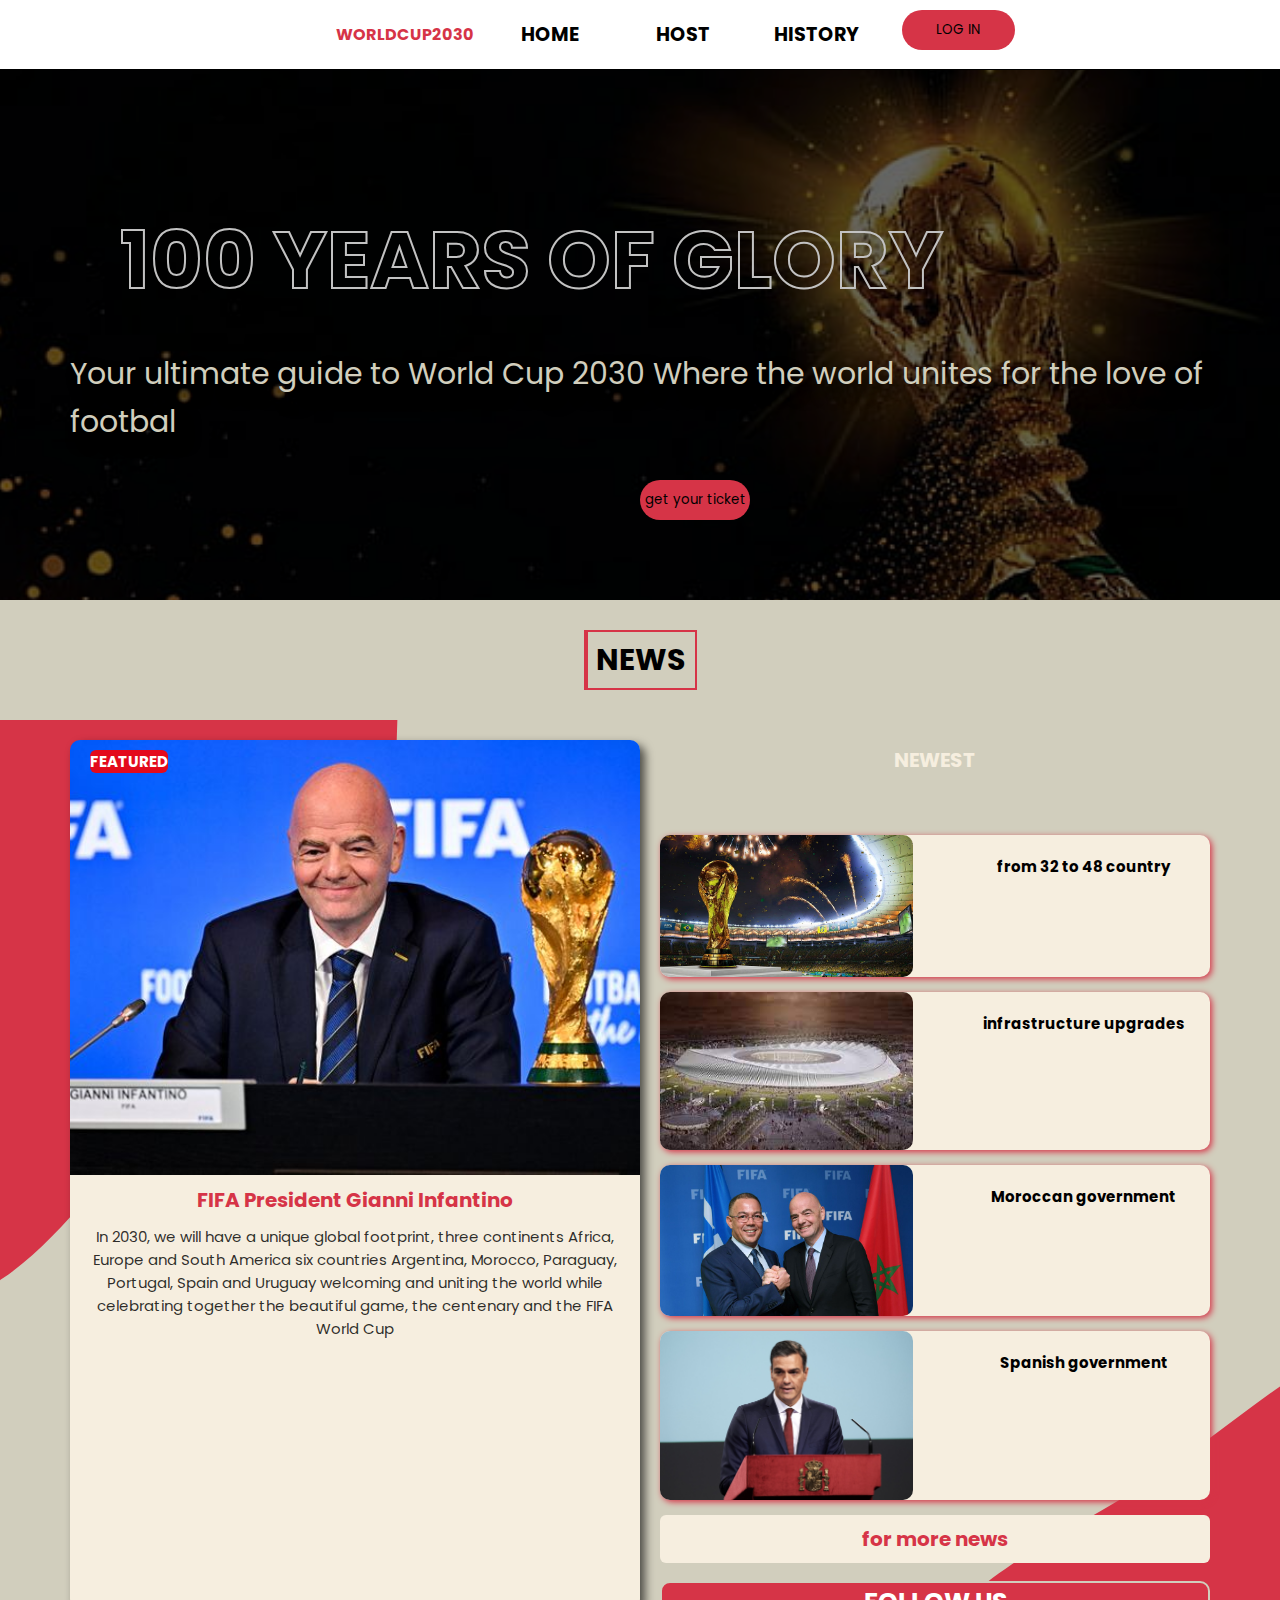
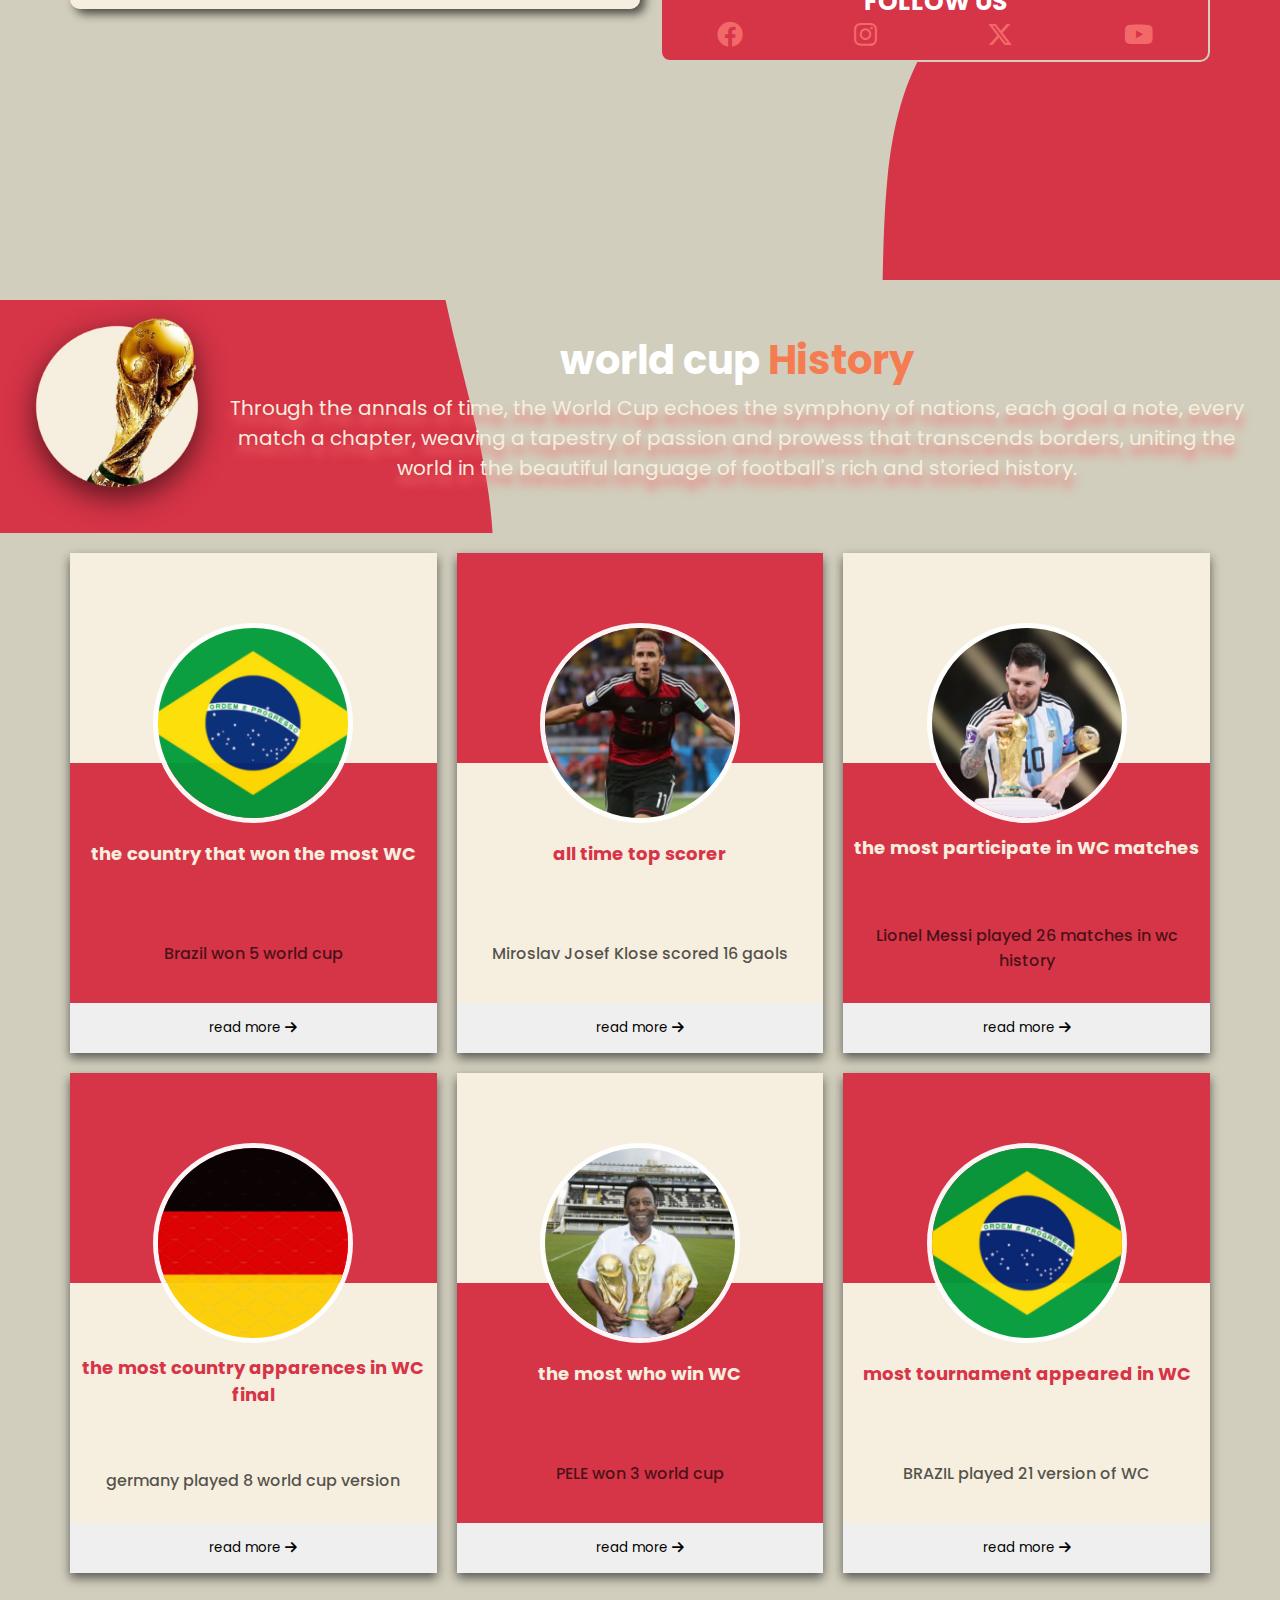
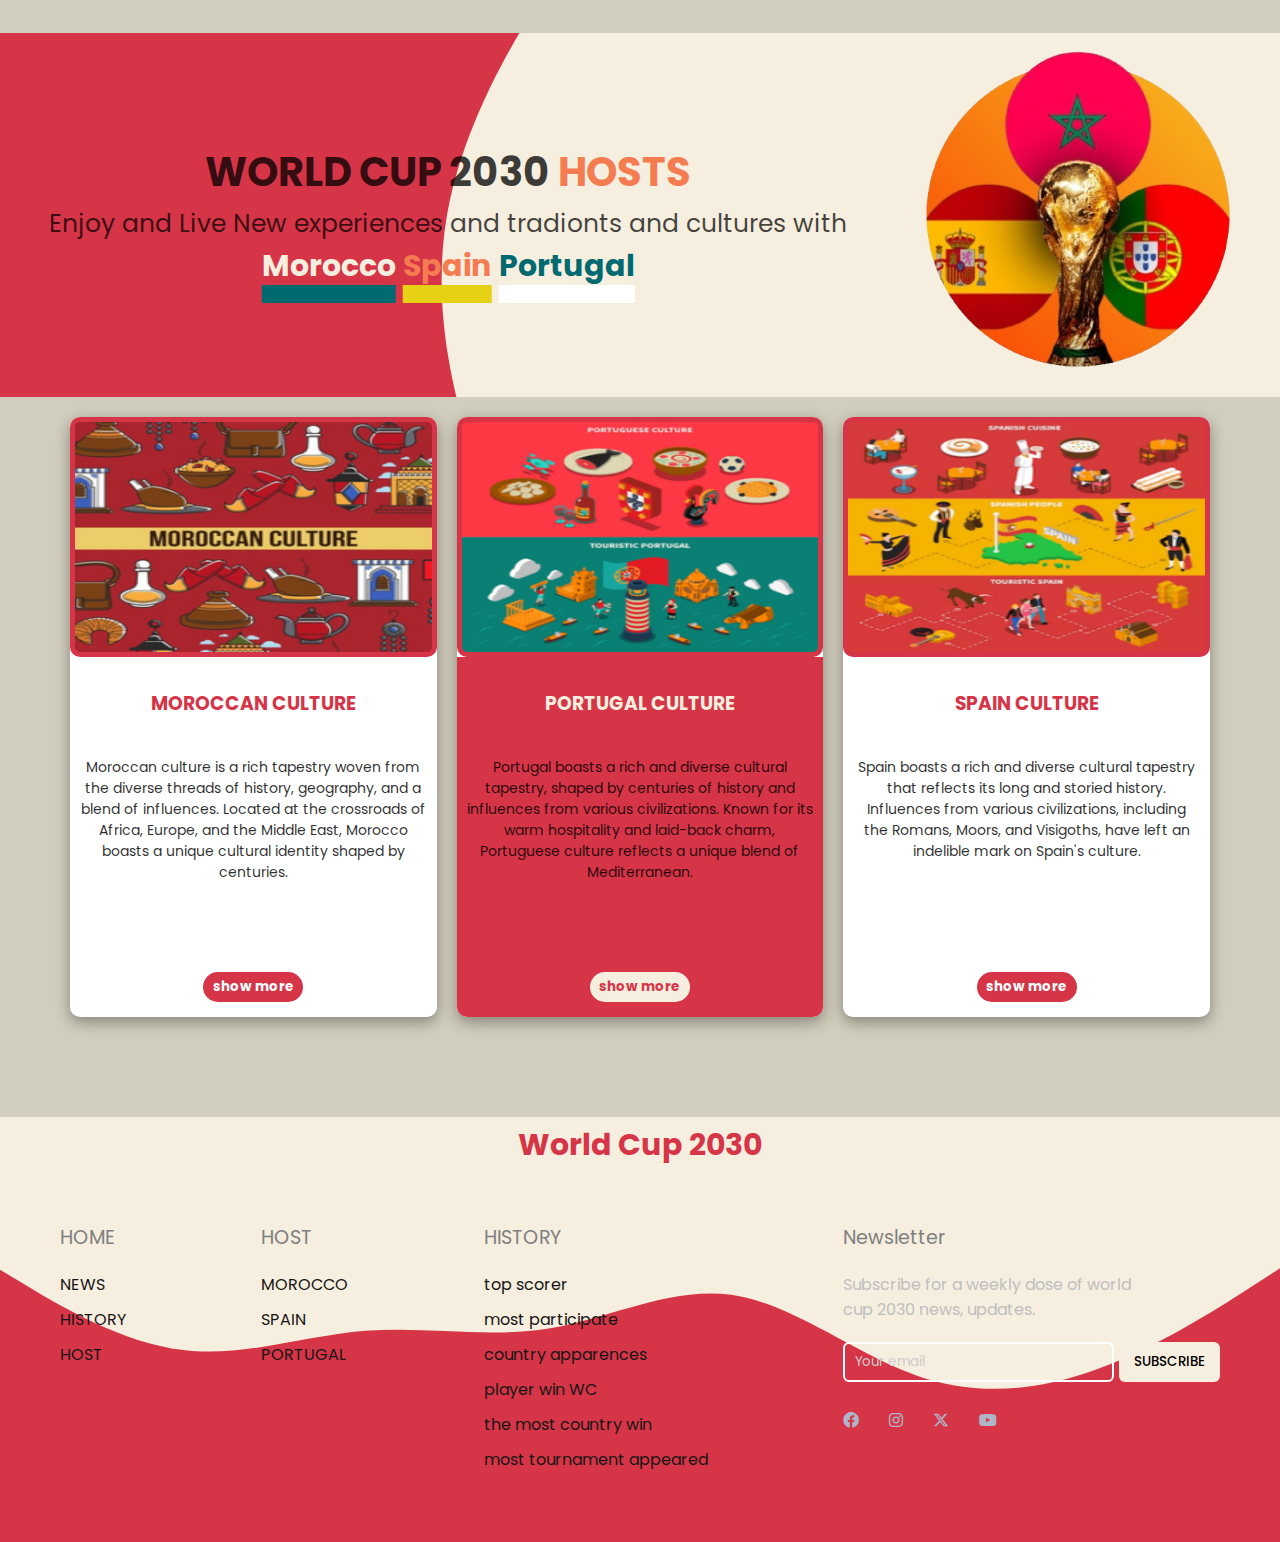
<file: index.html>
<!DOCTYPE html>
<html lang="en">
<head>
    <meta charset="UTF-8">
    <meta name="viewport" content="width=device-width, initial-scale=1.0">
    <link rel="stylesheet" href="style.css">
    <link rel="stylesheet" href="all.min.css">
    <link rel="stylesheet" href="https://cdnjs.cloudflare.com/ajax/libs/font-awesome/6.5.1/css/all.min.css" integrity="sha512-DTOQO9RWCH3ppGqcWaEA1BIZOC6xxalwEsw9c2QQeAIftl+Vegovlnee1c9QX4TctnWMn13TZye+giMm8e2LwA==" crossorigin="anonymous" referrerpolicy="no-referrer" />
    <link href="https://fonts.googleapis.com/css2?family=Poppins:wght@100;200;300;400;500;600;700&display=swap" rel="stylesheet">
    <title>World Cup 2030 </title>
</head>
<body>
    <header>
        <div class="container">
            <section class="logo">
                <a href="#" class="logo">WORLD <span>CUP</span>2030</a>
            </section>
            <section class="navbar">
                <div class="dropdown">
                    <a href="index.html"><button>HOME</button></a>
                </div>
                <div class="dropdown">
                    <a href="#host"><button>HOST</button></a>
                    <div class="homedrop">
                        <a href="morocco.html">MOROCCO</a> 
                        <a href="spain.html">SPAIN</a>
                        <a href="portugal.html">PORTUGAL</a>
                    </div>
                </div>
                <div class="dropdown">
                    <a href="history.html"><button>HISTORY</button></a>
                </div>
                <div class="dropdown4">
                    <div class="contactdrop">
                        <a href="login.html"><button>LOG IN</button></a>
                    </div>
                </div>
            </section>
        </div>
    </header>
    <div class="landing">
        <div class="container">
            <div class="landing-img">
                <div class="landing-text">
                    <h1 data-h1="100 YEARS OF GLORY">   100 YEARS OF GLORY </h1>
                    <p>Your ultimate guide to World Cup 2030   Where the world unites for the love of footbal </p>
                    <a href="ticket.html"><button>get your ticket</button></a>
                </div>
            </div>
        </div>
    </div>
    <h1 class="prg-btn"> NEWS</h1>
    <div class="news">
        <div class="newspg">
            <div class="container">
                <div class="featured">
                    <div class="feat-cnt">
                        <div class="img">
                            <img src="FIFA-President-Gianni-Infantino_18aff0a74be_medium.jpg" alt="">
                            <h1>FEATURED</h1>
                        </div>
                        <div class="content">
                            <h2>FIFA President Gianni Infantino  </h2>
                            <p>In 2030, we will have a unique global footprint, three continents  Africa, Europe and South America  six countries  Argentina, Morocco, Paraguay, Portugal, Spain and Uruguay  welcoming and uniting the world while celebrating together the beautiful game, the centenary and the FIFA World Cup</p>
                        </div>
                    </div>
                </div>
                <div class="newest">
                    <h1>NEWEST</h1>
                    <div class="newest-art"> 
                        <div class="newest-prg">
                            <img src="trophy.jpg" alt="">
                            <div class="newest-text">
                                <h5>from 32 to 48 country</h5>
                            </div>
        
                        </div>
                        <div class="newest-prg">
                            <img src="infastructure.jpg" alt="">
                            <div class="newest-text">
                                <h5>infrastructure upgrades</h5>
                            </div>
                        </div>
                        <div class="newest-prg">
                            <img src="news1.jpeg" alt="">
                            <div class="newest-text">
                                <h5>Moroccan government</h5>
                            </div>
                        </div>
                        <div class="newest-prg">
                            <img src="PedroSánchez.jpg" alt="">
                            <div class="newest-text">
                                <h5>Spanish government</h5>
                            </div>
        
                        </div>
                        <div class="newest-prg1">
                            <a href="news.html"><button>for more news</button></a>
                        </div>
                        <div class="newest-icon">
                            <h2>FOLLOW US </h2>
                            <div class="newest-icons">
                                <i class="fa-brands fa-facebook"></i>
                                <i class="fa-brands fa-instagram"></i>
                                <i class="fa-brands fa-x-twitter"></i>
                                <i class="fa-brands fa-youtube"></i>
                            </div>  
                        </div>
                    </div> 
                </div>
            </div>
        </div>    
    </div>
    <div class="between-par">
        <div class="img">
            <img src="back2.png" alt="">
        </div>
        <div class="content">
            <h4> world cup <span>History</span> </h4>
            <p>Through the annals of time, the World Cup echoes the symphony of nations, each goal a note, every match a chapter, weaving a tapestry of passion and prowess that transcends borders, uniting the world in the beautiful language of football's rich and storied history. </p>
        </div>
    </div>
    <div class="history">
        <div class="container">
            <div class="stats">
                <div class="img" style="background-color: #f6eedf;">
                    <img src="brazil flag.png" alt="">
                </div>
                <div class="content" style="background-color: #d63447;">
                    <h3 style="color: #f6eedf ;">the country that won the most WC</h3>
                    <p>Brazil won 5 world cup</p>
                </div>
                <div class="icon" style="background-color: #f6eedf;" >
                    <a href="history.html">
                        <button>
                            read more
                            <i class="fa-solid fa-arrow-right"></i> 
                        </button>
                    </a>
                </div>
            </div>
            <div class="stats">
                <div class="img" style="background-color: #d63447;">
                    <img src="close.png" alt="">
                </div>
                <div class="content" style="background-color: #f6eedf" >
                    <h3 style="color: #d63447;">all time top scorer  </h3>
                    <p>Miroslav Josef Klose scored 16 gaols</p>
                </div>
                <div class="icon" style="background-color: #d63447;">
                    <a href="history.html">
                        <button>
                            read more
                            <i class="fa-solid fa-arrow-right"></i> 
                        </button>
                    </a>
                </div>
            </div>
            <div class="stats">
                <div class="img" style="background-color: #f6eedf">
                    <img src="leo messi.png" alt="">
                </div>
                <div class="content" style="background-color: #d63447;">
                    <h3 style="color: #f6eedf ;">the most participate in WC matches</h3>
                    <p>Lionel Messi played 26 matches in wc history</p>
                </div>
                <div class="icon" style="background-color: #f6eedf;">
                    <a href="history.html">
                        <button>
                            read more
                            <i class="fa-solid fa-arrow-right"></i> 
                        </button>
                    </a>
                </div>
            </div>
            <div class="stats">
                <div class="img" style="background-color: #d63447;">
                    <img src="germany.png" alt="">
                </div>
                <div class="content" style="background-color: #f6eedf">
                    <h3 style="color: #d63447;">the most country apparences in WC final</h3>
                    <p>germany played 8 world cup version </p>
                </div>
                <div class="icon" style="background-color: #d63447;">
                    <a href="history.html">
                        <button>
                            read more
                            <i class="fa-solid fa-arrow-right"></i> 
                        </button>
                    </a>
                </div>
            </div>
            <div class="stats">
                <div class="img" style="background-color: #f6eedf">
                    <img src="pele.png" alt="">
                </div>
                <div class="content" style="background-color: #d63447;">
                    <h3 style="color: #f6eedf ;">the most who win WC </h3>
                    <p>PELE won 3 world cup</p>
                </div>
                <div class="icon" style="background-color: #f6eedf;">
                    <a href="history.html">
                        <button>
                            read more
                            <i class="fa-solid fa-arrow-right"></i> 
                        </button>
                    </a>
                </div>
            </div>
            <div class="stats">
                <div class="img" style="background-color: #d63447;">
                    <img src="brazil flag.png" alt="">
                </div>
                <div class="content" style="background-color: #f6eedf">
                    <h3 style="color: #d63447;">most tournament appeared in WC</h3>
                    <p> BRAZIL played 21 version of WC </p>
                </div>
                <div class="icon" style="background-color: #d63447;">
                    <a href="history.html">
                        <button>
                            read more
                            <i class="fa-solid fa-arrow-right"></i> 
                        </button>
                    </a>
                </div>
            </div>
        </div>
    </div>
    <div class="between-par1">
        <div class="content">
            <h4> WORLD CUP 2030 <span>HOSTS</span> </h4>
            <p>Enjoy and Live New experiences and tradionts and cultures with <span class="sp1">Morocco</span>  <span class="sp2">Spain</span>  <span class="sp3">Portugal</span></p>
        </div>
        <div class="img">
            <img src="visit.png" alt="">
        </div>
    </div>
    <div class="host-idx ">
        <div class="container">
            <div class="box">
                <div class="img">
                    <img src="moroccan culture.png" alt="">
                </div>
                <div class="content">
                    <h3> MOROCCAN CULTURE </h3>
                    <p>Moroccan culture is a rich tapestry woven from the diverse threads of history, geography, and a blend of influences. Located at the crossroads of Africa, Europe, and the Middle East, Morocco boasts a unique cultural identity shaped by centuries.</p>
                    
                </div>
                <div class="btn">
                    <a href="morocco.html"><button>show more</button></a>
                </div>
            </div>
            <div class="box">
                <div class="img">
                    <img src="portugal culture.png" alt="">
                </div>
                <div class="content" style="background-color: #d63447;">
                    <h3 style="color: #f6eedf;"> PORTUGAL CULTURE </h3>
                    <p>Portugal boasts a rich and diverse cultural tapestry, shaped by centuries of history and influences from various civilizations. Known for its warm hospitality and laid-back charm, Portuguese culture reflects a unique blend of Mediterranean.</p>
                </div>
                <div class="btn" style="background-color: #d63447;  border-radius: 0px 0px 10px 10px ">
                    <a href="portugal.html"><button style="background-color: #f6eedf; color: #d63447;">show more</button></a>
                </div>
            </div>
            <div class="box">
                <div class="img">
                    <img src="spain culture.png" alt="">
                </div>
                <div class="content">
                    <h3> SPAIN CULTURE </h3>
                    <p>Spain boasts a rich and diverse cultural tapestry that reflects its long and storied history. Influences from various civilizations, including the Romans, Moors, and Visigoths, have left an indelible mark on Spain's culture.</p>
                </div>
                <div class="btn">
                    <a href="spain.html"><button>show more</button></a>
                </div>
            </div>
            
        </div>
    </div>
    <footer>
        <h1 class="logo"> World Cup 2030</h1>
        <div class="footer-row">
          <div class="footer-col">
            <h4>HOME</h4>
            <ul class="links">
              <li><a href="">NEWS</a></li>
              <li><a href="">HISTORY</a></li>
              <li><a href="">HOST</a></li>
            </ul>
          </div>
          <div class="footer-col">
            <h4>HOST</h4>
            <ul class="links">
              <li><a href="">MOROCCO</a></li>
              <li><a href="">SPAIN</a></li>
              <li><a href="">PORTUGAL</a></li>
            </ul>
          </div>
          <div class="footer-col">
            <h4>HISTORY</h4>
            <ul class="links">
              <li><a href="">top scorer</a></li>
              <li><a href="">most participate</a></li>
              <li><a href="">country apparences</a></li>
              <li><a href="">player win WC</a></li>
              <li><a href="">the most country win</a></li>
              <li><a href="">most tournament appeared</a></li>
            </ul>
          </div>
          <div class="footer-col">
            <h4>Newsletter</h4>
            <p>
              Subscribe for a weekly dose of world cup 2030 news, updates.
            </p>
            <form action="#">
              <input type="text" placeholder="Your email" required>
              <button type="submit">SUBSCRIBE</button>
            </form>
            <div class="icons">
                <i class="fa-brands fa-facebook"></i>
                <i class="fa-brands fa-instagram"></i>
                <i class="fa-brands fa-x-twitter"></i>
                <i class="fa-brands fa-youtube"></i>
            </div>
          </div>
        </div>
    </footer> 
</body>
</html>
</file>
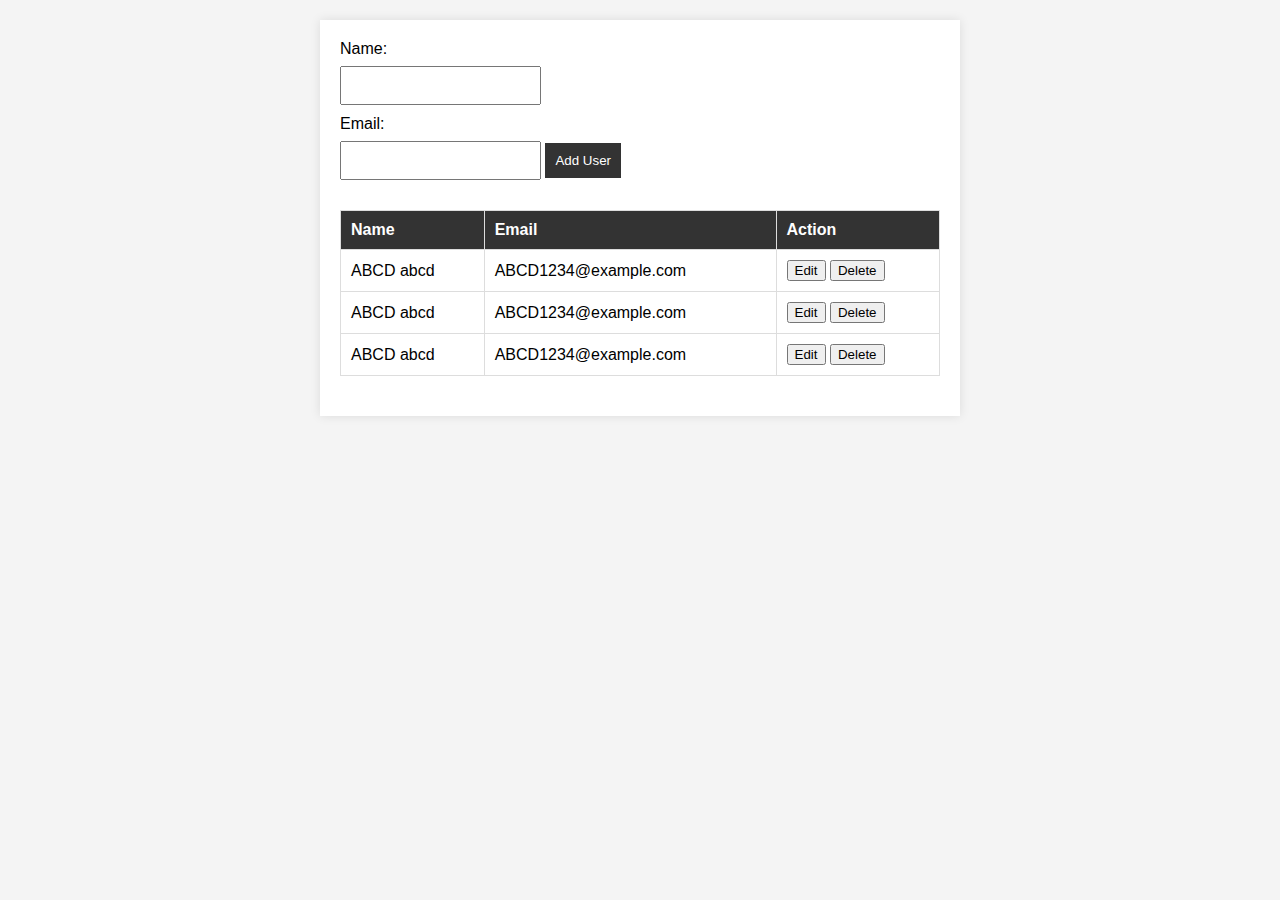
<file: crud.html>
<!DOCTYPE html>
<html lang="en">
<head>
    <meta charset="UTF-8">
    <meta name="viewport" content="width=device-width, initial-scale=1.0">
    <title>Simple CRUD Page</title>
    <style>
        body {
            font-family: Arial, sans-serif;
            margin: 0;
            padding: 0;
            background-color: #f4f4f4;
        }
        main {
            width: 600px;
            margin: 20px auto;
            padding: 20px;
            background-color: #fff;
            box-shadow: 0 0 10px rgba(0, 0, 0, 0.1);
        }

        table {
            width: 100%;
            border-collapse: collapse;
            margin-bottom: 20px;
        }

        table, th, td {
            border: 1px solid #ddd;
        }

        th, td {
            padding: 10px;
            text-align: left;
        }

        th {
            background-color: #333;
            color: #fff;
        }

        form {
            margin-bottom: 20px;
        }

        form label {
            display: block;
            margin-bottom: 8px;
        }

        form input, form button {
            padding: 10px;
            margin-bottom: 10px;
        }

        form button {
            background-color: #333;
            color: #fff;
            border: none;
            cursor: pointer;
        }
    </style>
</head>
<body>

    <main>
        <form>
            <label for="name">Name:</label>
            <input type="text" id="name" name="name" required>

            <label for="email">Email:</label>
            <input type="email" id="email" name="email" required>

            <button type="submit">Add User</button>
        </form>

        <table>
            <thead>
                <tr>
                    <th>Name</th>
                    <th>Email</th>
                    <th>Action</th>
                </tr>
            </thead>
            <tbody>
                <tr>
                    <td>ABCD abcd</td>
                    <td>ABCD1234@example.com</td>
                    <td>
                        <button>Edit</button>
                        <button>Delete</button>
                    </td>
                </tr>
                <tr>
                    <td>ABCD abcd</td>
                    <td>ABCD1234@example.com</td>
                    <td>
                        <button>Edit</button>
                        <button>Delete</button>
                    </td>
                </tr>
                <tr>
                    <td>ABCD abcd</td>
                    <td>ABCD1234@example.com</td>
                    <td>
                        <button>Edit</button>
                        <button>Delete</button>
                    </td>
                </tr>
                <!-- Add more rows as needed -->
            </tbody>
        </table>
    </main>
</body>
</html>
</file>
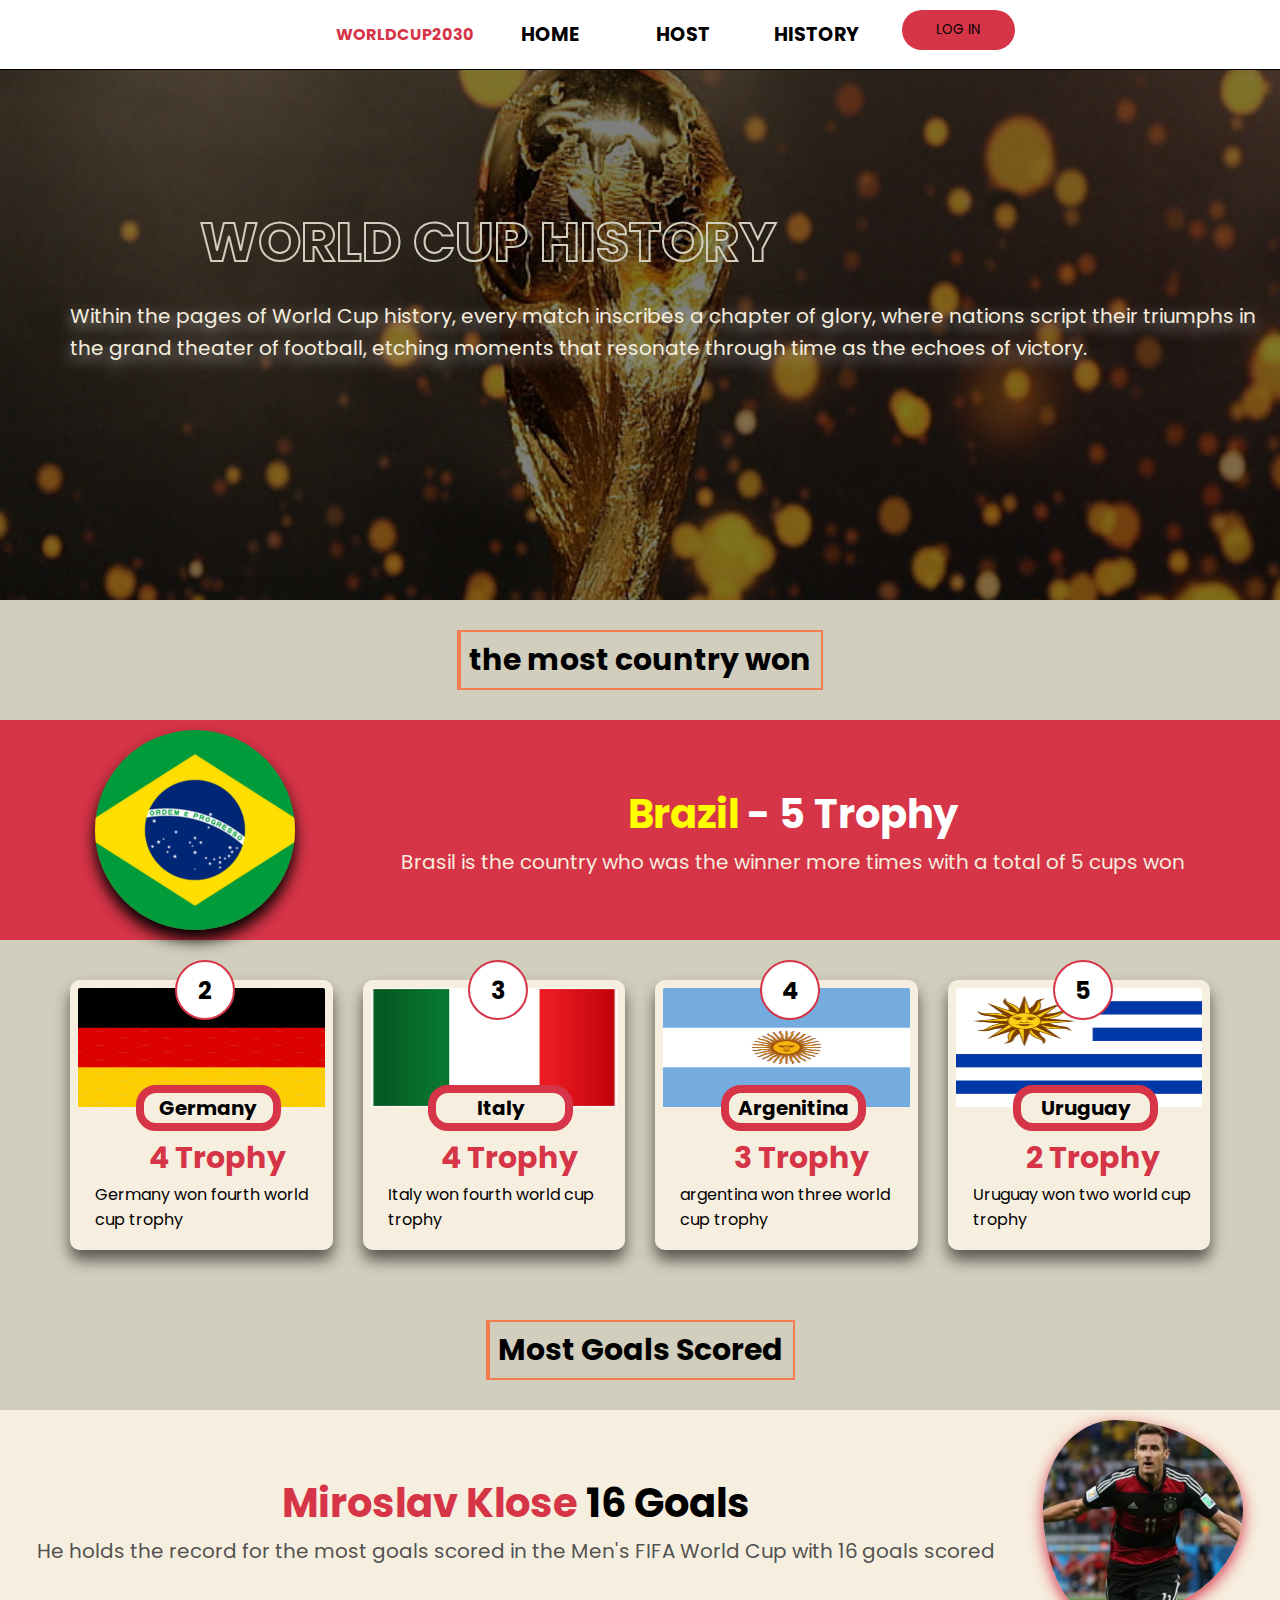
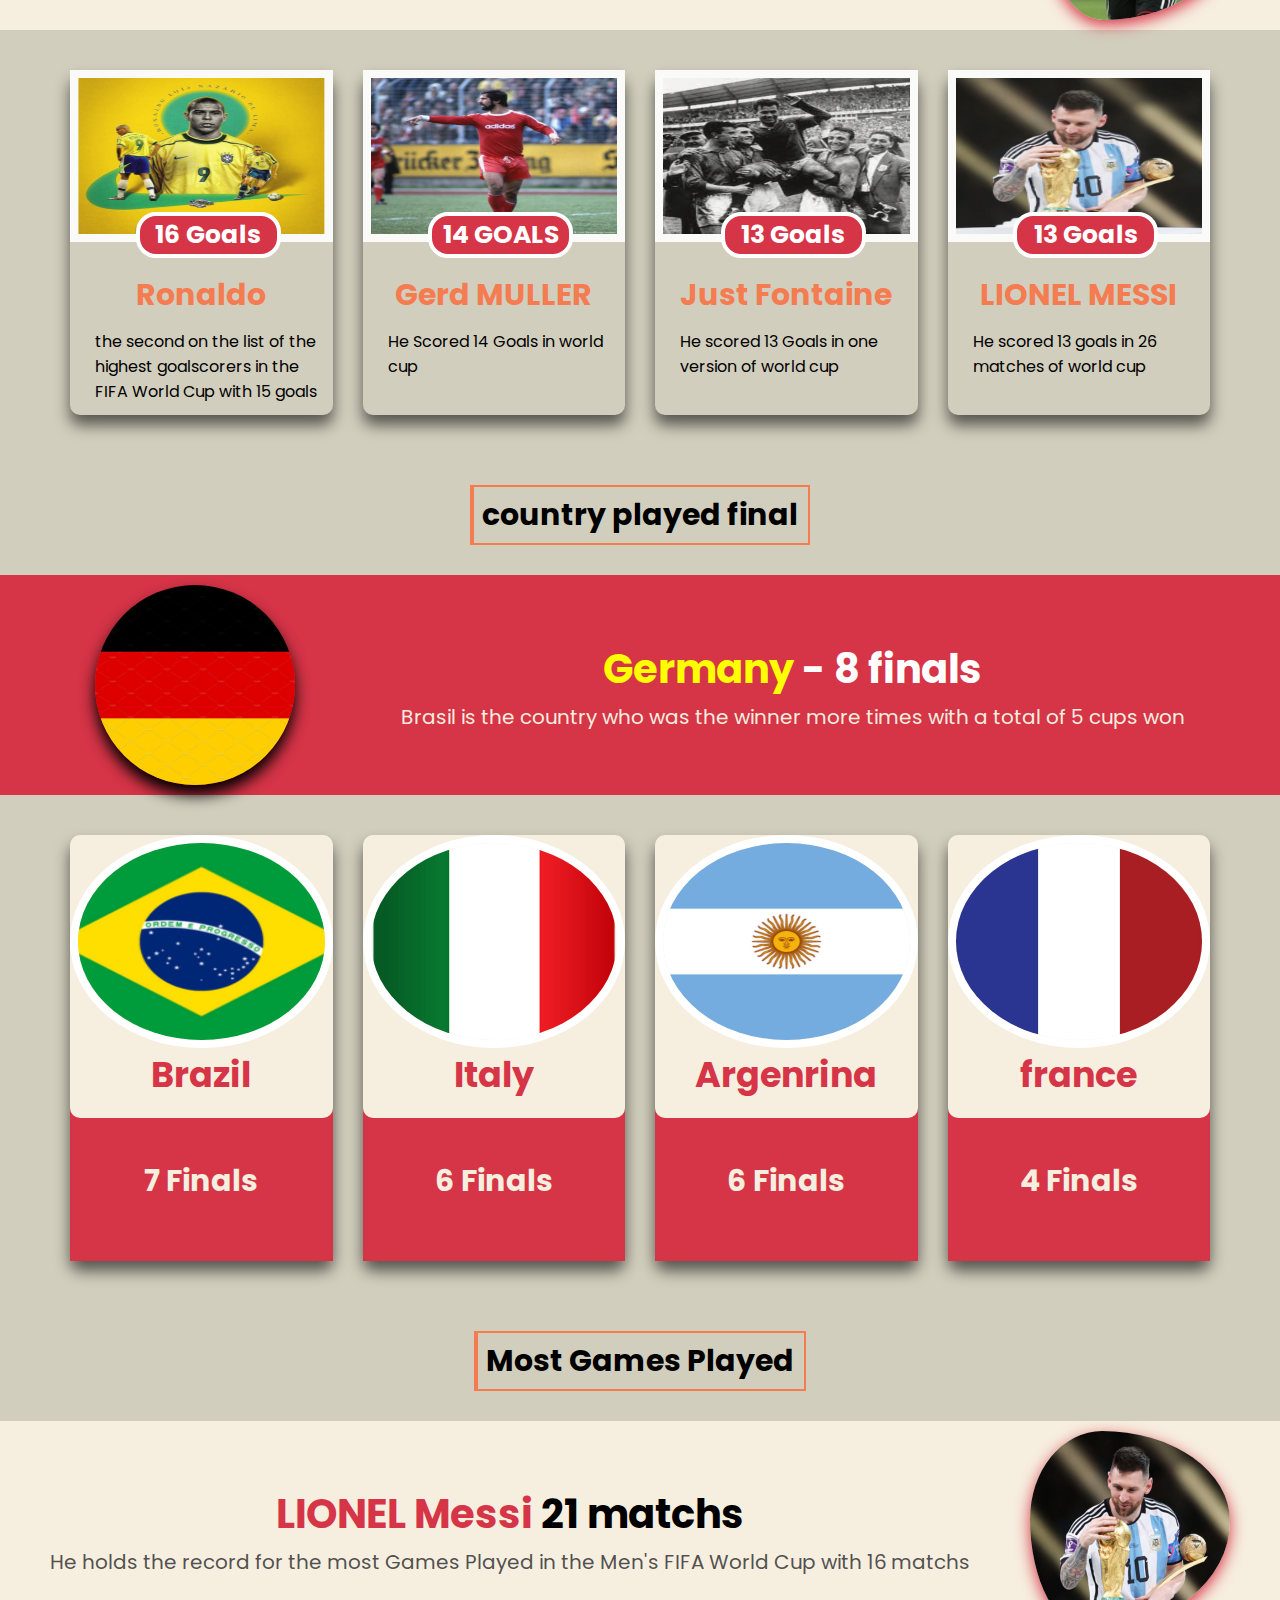
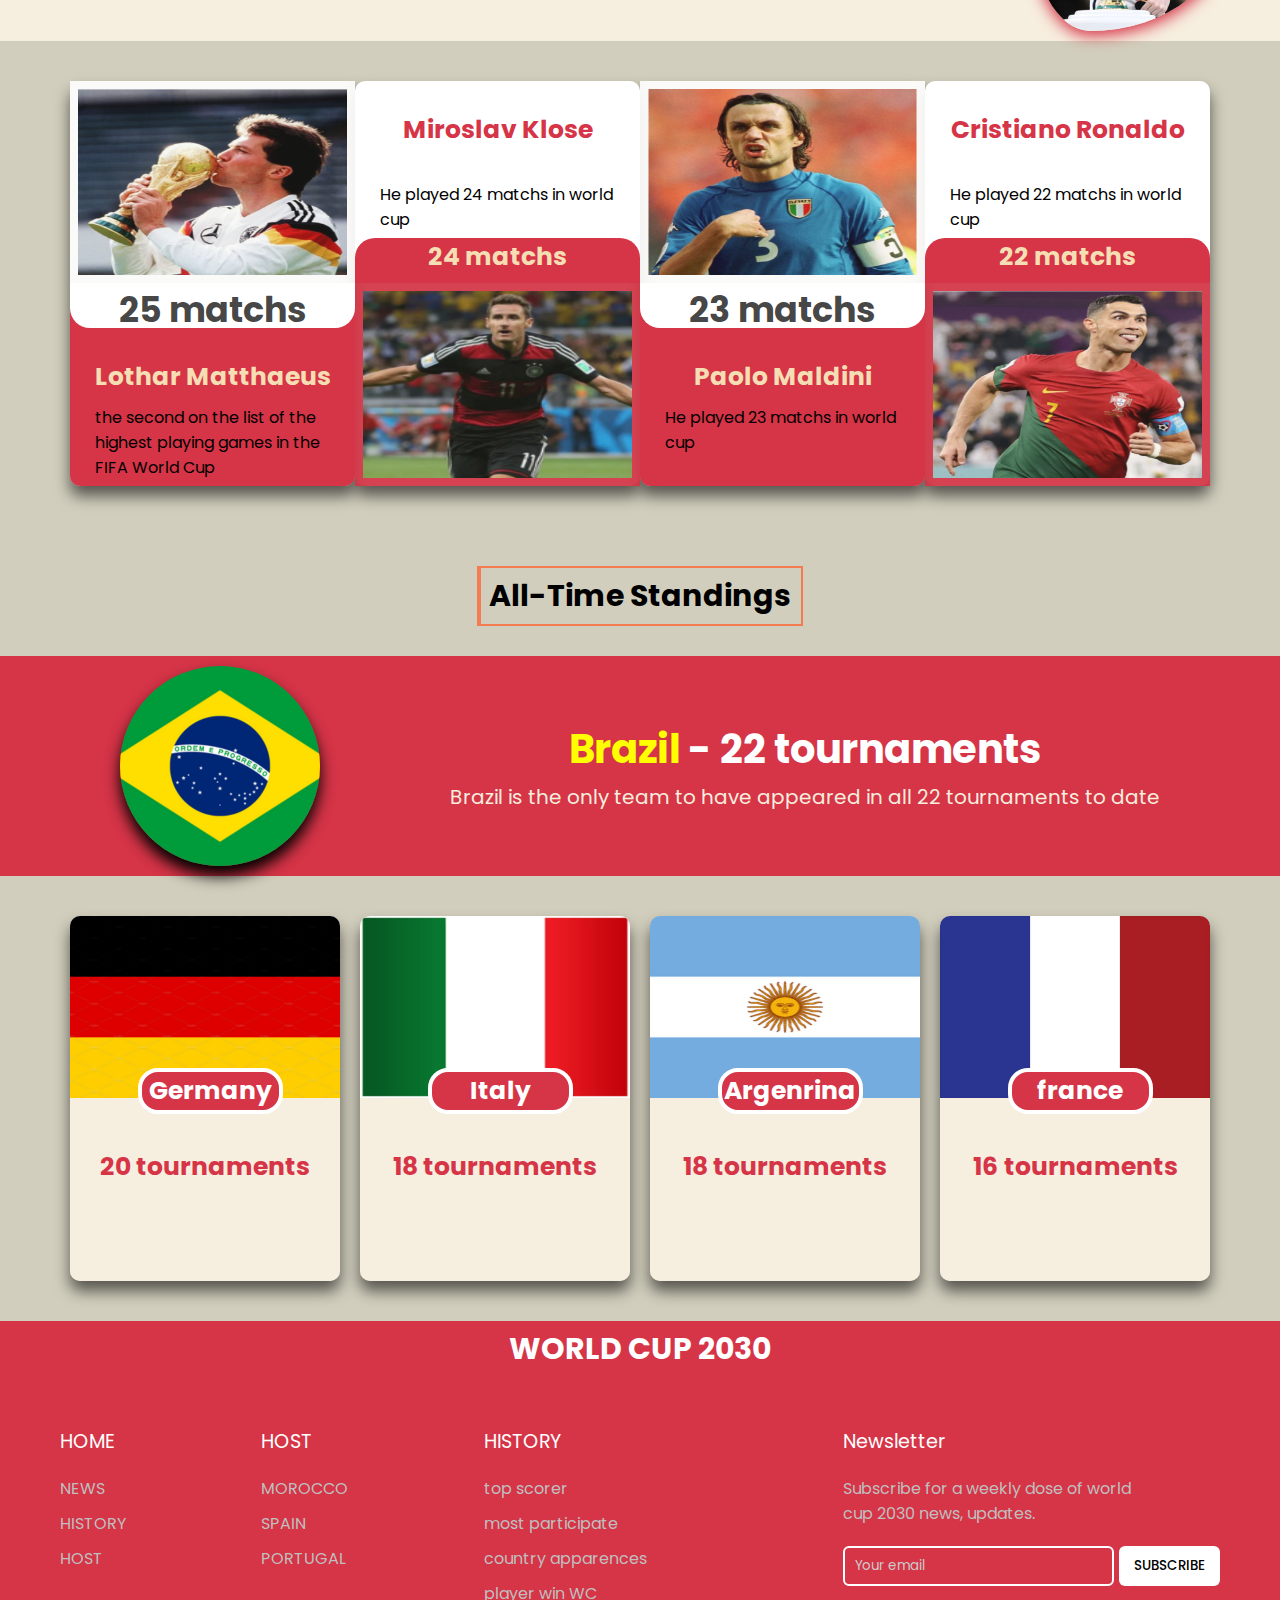
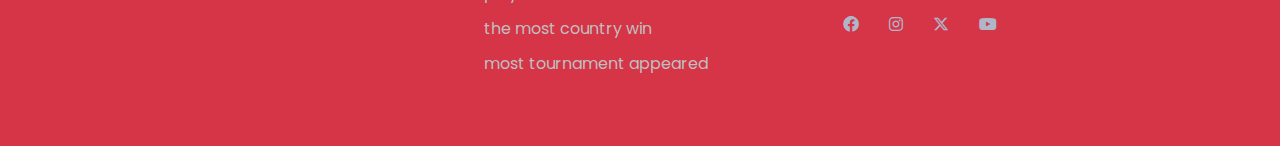
<file: history.html>
<!DOCTYPE html>
<html lang="en">
<head>
    <meta charset="UTF-8">
    <meta name="viewport" content="width=device-width, initial-scale=1.0">
    <link rel="stylesheet" href="style-his.css">
    <link rel="stylesheet" href="all.min.css">
    <link rel="stylesheet" href="https://cdnjs.cloudflare.com/ajax/libs/font-awesome/6.5.1/css/all.min.css" integrity="sha512-DTOQO9RWCH3ppGqcWaEA1BIZOC6xxalwEsw9c2QQeAIftl+Vegovlnee1c9QX4TctnWMn13TZye+giMm8e2LwA==" crossorigin="anonymous" referrerpolicy="no-referrer" />
    <link href="https://fonts.googleapis.com/css2?family=Poppins:wght@100;200;300;400;500;600;700&display=swap" rel="stylesheet">
    <title>World Cup History </title>
</head>
<body>
    <header>
        <div class="container">
            <section class="logo">
                <a href="#" class="logo">WORLD <span>CUP</span>2030</a>
            </section>
            <section class="navbar">
                <div class="dropdown">
                    <a href="index.html"><button>HOME</button></a>
                </div>
                <div class="dropdown">
                    <a href="#host"><button>HOST</button></a>
                    <div class="homedrop">
                        <a href="morocco.html">MOROCCO</a> 
                        <a href="spain.html">SPAIN</a>
                        <a href="portugal.html">PORTUGAL</a>
                    </div>
                </div>
                <div class="dropdown">
                    <a href="history.html"><button>HISTORY</button></a>
                </div>
                <div class="dropdown4">
                    <div class="contactdrop">
                        <a href="login.html"><button>LOG IN</button></a>
                    </div>
                </div>
            </section>
        </div>
    </header>
    <div class="landing">
        <div class="container">
            <div class="landing-img">
                <div class="landing-text">
                    <h1 data-h1="WORLD CUP HISTORY">  WORLD CUP HISTORY </h1>
                    <p>Within the pages of World Cup history, every match inscribes a chapter of glory, where nations script their triumphs in the grand theater of football, etching moments that resonate through time as the echoes of victory. </p>
                </div>
            </div>
        </div>
    </div>
    
    <h1 class="prg-btn"> the most country won </h1>
    <div class="country1">
        <div class="img">
            
            <img src="brazil flag.png" alt="">
        </div>
        <div class="content">
            <h4> <span>Brazil</span> - 5 Trophy</h4>
            <p>Brasil is the country who was the winner more times with a total of 5 cups won </p>
        </div>
    </div>
    <main class="history">
        <div class="container">
            <div class="country">
                <div class="img">
                    <h2>2</h2>
                    <img src="germany.png" alt="">
                </div>
                <div class="content">
                    <h4>Germany</h4>
                    <h6>4 Trophy</h6>
                    <p>Germany won fourth world cup trophy</p>
                </div>
            </div>
            <div class="country">
                <div class="img">
                    <h2>3</h2>
                    <img src="italy.png" alt="">
                </div>
                <div class="content">
                    <h4>Italy</h4>
                    <h6>4 Trophy</h6>
                    <p> Italy won fourth world cup trophy </p>
                </div>
            </div>
            <div class="country">
                <div class="img">
                    <h2>4</h2>
                    <img src="arg.png" alt="">

                </div>
                <div class="content">
                    <h4>Argenitina</h4>
                    <h6>3 Trophy</h6>
                    <p>argentina  won three world cup trophy  </p>
                </div>
            </div>
            <div class="country">
                <div class="img">
                    <h2>5</h2>
                    <img src="urugway.png" alt="">

                </div>
                <div class="content">
                    <h4>Uruguay</h4>
                    <h6>2 Trophy</h6>
                    <p>Uruguay won two world cup trophy  </p>

                </div>
            </div>
        </div>
    </main>
    <h1 class="prg-btn">  Most Goals Scored </h1>
    <div class="player1">
        <div class="content">
            <h4> <span>Miroslav Klose </span> 16 Goals</h4>
            <p> He holds the record for the most goals scored in the Men's FIFA World Cup with 16 goals scored </p>
        </div>
        <div class="img">
            <img src="close.png" alt="">
        </div>
        
    </div>
    <main class="history2">
        <div class="container">
            <div class="player">
                <div class="img">
                    <img src="ronaldo.png" alt="">
                </div>
                <div class="content">
                    <h4>16 Goals</h4>
                    <h6>Ronaldo </h6>
                    <p>the second on the list of the highest goalscorers in the FIFA World Cup with 15 goals </p>
                </div>
            </div>
            <div class="player">
                <div class="img">
                    <img src="gerd.png" alt="">
                </div>
                <div class="content">
                    <h4>14 GOALS</h4>
                    <h6>Gerd MULLER</h6>
                    <p> He Scored 14 Goals in world cup </p>
                </div>
            </div>
            <div class="player">
                <div class="img">
                    <img src="fontie.png" alt="">
                </div>
                <div class="content">
                    <h4>13 Goals</h4>
                    <h6>Just Fontaine</h6>
                    <p>He scored 13 Goals in one version of world cup </p>
                </div>
            </div>
            <div class="player">
                <div class="img">
                    <img src="leo messi.png" alt="">

                </div>
                <div class="content">
                    <h4>13 Goals</h4>
                    <h6>LIONEL MESSI</h6>
                    <p>He scored 13 goals in 26 matches of world cup </p>
                </div>
            </div>
        </div>
    </main> 
    <h1 class="prg-btn"> country played final</h1>
    <div class="country1">
        <div class="img">
            <img src="germany.png" alt="">
        </div>
        <div class="content">
            <h4> <span>Germany</span> - 8 finals</h4>
            <p>Brasil is the country who was the winner more times with a total of 5 cups won </p>
        </div>
    </div>
    <main class="history3">
        <div class="container">
            <div class="country2">
                <div class="img">
                    <img src="brazil flag.png" alt="">
                </div>
                <div class="content">
                    <h4>Brazil</h4>
                    <h6>7 Finals</h6>
                </div>
            </div>
            <div class="country2">
                <div class="img">
                    <img src="italy.png" alt="">
                </div>
                <div class="content">
                    <h4>Italy</h4>
                    <h6>6 Finals</h6>
                </div>
            </div>
            <div class="country2">
                <div class="img">
                    <img src="arg.png" alt="">
                </div>
                <div class="content">
                    <h4>Argenrina</h4>
                    <h6>6 Finals</h6>
                </div>
            </div>
            <div class="country2">
                <div class="img">
                    <img src="france.png" alt="">
                </div>
                <div class="content">
                    <h4>france</h4>
                    <h6>4 Finals</h6>
                </div>
            </div>
        </div>
    </main>
    <h1 class="prg-btn">  Most Games Played </h1>
    <div class="player1">
        <div class="content">
            <h4> <span>LIONEL Messi</span> 21 matchs</h4>
            <p> He holds the record for the most Games Played in the Men's FIFA World Cup with 16 matchs  </p>
        </div>
        <div class="img">
            <img src="leo messi.png" alt="">
        </div>
        
    </div>
    <main class="history4">
        <div class="container">
            <div class="player3">
                <div class="img">
                    <img src="mattheus.png" alt="">
                </div>
                <div class="content">
                    <h4>25 matchs</h4>
                    <h6> Lothar Matthaeus</h6>
                    <p>the second on the list of the highest playing games in the FIFA World Cup  </p>
                </div>
            </div>
            <div class="player4">
                <div class="content">
                    <h4>24 matchs</h4>
                    <h6> Miroslav Klose</h6>
                    <p> He played 24 matchs in world cup </p>
                </div>
                <div class="img">
                    <img src="close.png" alt="">
                </div>
    
            </div>
            <div class="player3">
                <div class="img">
                    <img src="maldini.png" alt="">
                </div>
                <div class="content">
                    <h4>23 matchs</h4>
                    <h6>Paolo Maldini</h6>
                    <p>He played 23 matchs in world cup </p>
                </div>
            </div>
            <div class="player4">
                <div class="content">
                    <h4>22 matchs</h4>
                    <h6>Cristiano Ronaldo</h6>
                    <p>He played 22 matchs in world cup </p>
                </div>
                <div class="img">
                    <img src="cr7.png" alt="">
                </div>
            </div>
        </div>
    </main>
    <h1 class="prg-btn">All-Time Standings </h1>
    <div class="country1">
        <div class="img">
            <img src="brazil flag.png" alt="">
        </div>
        <div class="content">
            <h4> <span>Brazil</span> - 22 tournaments </h4>
            <p> Brazil is the only team to have appeared in all 22 tournaments to date </p>
        </div>
    </div>
    <main class="history5">
        <div class="container">
            <div class="country4">
                <div class="img">
                    <img src="germany.png" alt="">
                </div>
                <div class="content">
                    <h4>Germany</h4>
                    <h6>20 tournaments</h6>
                </div>
            </div>
            <div class="country4">
                <div class="img">
                    <img src="italy.png" alt="">
                </div>
                <div class="content">
                    <h4>Italy</h4>
                    <h6>18 tournaments</h6>
                </div>
            </div>
            <div class="country4">
                <div class="img">
                    <img src="arg.png" alt="">
                </div>
                <div class="content">
                    <h4>Argenrina</h4>
                    <h6>18 tournaments</h6>
                </div>
            </div>
            <div class="country4">
                <div class="img">
                    <img src="france.png" alt="">
                </div>
                <div class="content">
                    <h4>france</h4>
                    <h6>16 tournaments</h6>
                </div>
            </div>
        </div>
    </main>
</body>
<footer>
    <a href="" class="logo">WORLD CUP 2030</a>
    <div class="footer-row">
      <div class="footer-col">
        <h4>HOME</h4>
        <ul class="links">
          <li><a href="">NEWS</a></li>
          <li><a href="">HISTORY</a></li>
          <li><a href="">HOST</a></li>
        </ul>
      </div>
      <div class="footer-col">
        <h4>HOST</h4>
        <ul class="links">
          <li><a href="">MOROCCO</a></li>
          <li><a href="">SPAIN</a></li>
          <li><a href="">PORTUGAL</a></li>
        </ul>
      </div>
      <div class="footer-col">
        <h4>HISTORY</h4>
        <ul class="links">
          <li><a href="">top scorer</a></li>
          <li><a href="">most participate</a></li>
          <li><a href="">country apparences</a></li>
          <li><a href="">player win WC</a></li>
          <li><a href="">the most country win</a></li>
          <li><a href="">most tournament appeared</a></li>
        </ul>
      </div>
      <div class="footer-col">
        <h4>Newsletter</h4>
        <p>
          Subscribe for a weekly dose of world cup 2030 news, updates.
        </p>
        <form action="#">
          <input type="text" placeholder="Your email" required>
          <button type="submit">SUBSCRIBE</button>
        </form>
        <div class="icons">
            <i class="fa-brands fa-facebook"></i>
            <i class="fa-brands fa-instagram"></i>
            <i class="fa-brands fa-x-twitter"></i>
            <i class="fa-brands fa-youtube"></i>
        </div>
      </div>
    </div>
</footer>
</html>
</file>
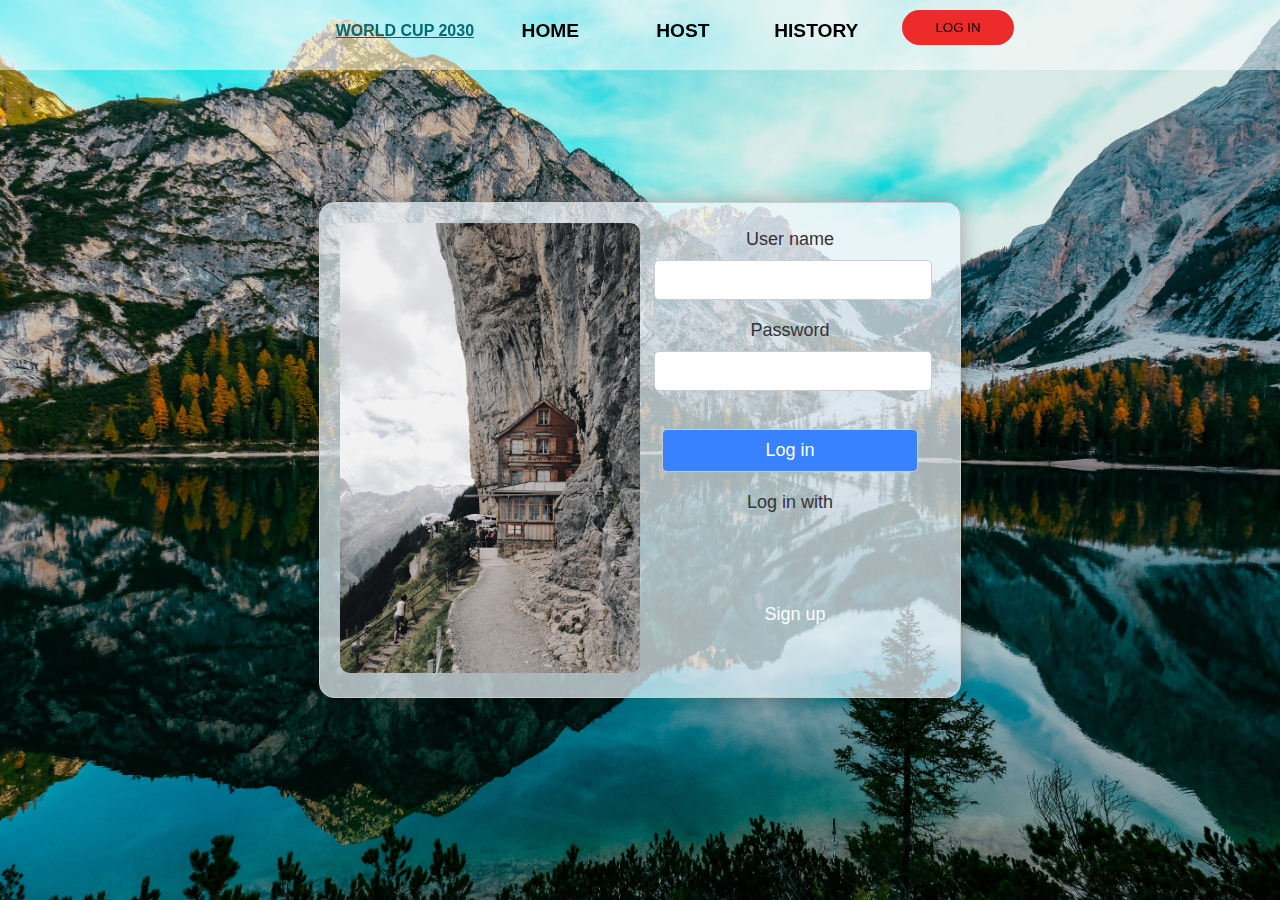
<file: login.html>
<!DOCTYPE html>
<html lang="en">
<head>
    <meta charset="UTF-8">
    <meta name="viewport" content="width=device-width, initial-scale=1.0">
    <link rel="stylesheet" href="https://cdnjs.cloudflare.com/ajax/libs/font-awesome/6.5.1/css/all.min.css" integrity="sha512-DTOQO9RWCH3ppGqcWaEA1BIZOC6xxalwEsw9c2QQeAIftl+Vegovlnee1c9QX4TctnWMn13TZye+giMm8e2LwA==" crossorigin="anonymous" referrerpolicy="no-referrer" />
    <title>log in page</title>
    <style>
        body {
            margin: 0;
            font-family: 'Arial', sans-serif;
            background-image: url('project pic/pexels-francesco-ungaro-1525041.jpg');
            background-size: cover;
            background-position: center center;
            height: 100vh;
        }
        header{
    position: fixed;
    width: 100%;
    z-index: 1000;
    background: rgba(255, 255, 255, 0.493);
    height: 70px;
    
    
}
header .container {
    display: flex;
    justify-content: center;
    flex-wrap: wrap;    
    position: relative;
}
@media (max-width : 768px) {
    header .container {
        background: white;
        padding-left: 10px;
    }
}

.logo{
    position: relative;
    top: 5px;
    color: var(--button-color);
    font-size: 16px;
    font-weight: bold;
    display: flex;
    align-items: center;
    flex-wrap: wrap;
}
@media (max-width : 768px) {
    .logo {
    color: var(--button-color);
    font-size: 15px;
    height: 20%;
    font-weight: bold;
    text-align: center;
    flex-wrap: nowrap;
    }
}

.navbar{
    display: grid;
    grid-template-columns: 25% 25% 25% 25%;
    position: relative;
    margin-left: 20px;
    top: 10px;
    gap: 20px;
}
@media (max-width : 768px) {
    .navbar {
        margin: auto;
        color: var(--button-color);
        font-size: 10px;
        width: 100%;
        margin: auto;
        height: 70%;
        gap: 0;
   
    }
    
}
@media (max-width : 410px) {
    .navbar {
        margin: auto;
        color: var(--button-color);
        font-size: 10px;
        width: 80%;
        margin: auto;
        height: 70%;
        gap: 0;
   
    }
    
}
.dropdown{
    display: inline-block;
}
.dropdown button{
    font-family: 'Poppins', sans-serif;
    background: transparent;
    border: none;
    padding: 10px 15px;
    cursor: pointer;
    font-size: larger;
    width: 100%;
    font-weight: bold;
    border-radius: 5px;
}
.dropdown .homedrop a {
    display: block;
    color: rgb(255, 255, 255);
    text-decoration: none;
    padding: 10px 15px;
    text-align: center;
    border-radius: 5px;
}
.dropdown .homedrop {
    display: none;
    position: absolute;
    background-color:var(--butn-color);
    width: 25%;
    border-radius: 5px;
    box-shadow: 10px 10px 15px rgb(71, 19, 19);

}
.dropdown:hover .homedrop{
    display: block;
}
.dropdown:hover button{
    color: white;
    background-color: var(--button-color);
    box-shadow: 10px 10px 15px rgb(71, 19, 19);
}
.homedrop a:hover{
    background-color: var(--button-color);
}

.dropdown4 button{
    background-color: var(--main-color);
    padding: 10px 15px;
    cursor: pointer;
    border:0;
    font-family: 'Poppins', sans-serif;
    width: 100%;
    border-radius: 40px;
    margin-left: 10px;
    margin-right: 20px;
    position: relative;

}

.dropdown4:hover button{
    border: 2px solid var(--main-color);
    background-color: transparent;
    box-shadow: 5px 5px 15px rgb(71, 19, 19);
}
@media (max-width : 768px) {
    .dropdown4 button {
    font-size: 9px;
    font-weight: bold;
    height: 30px;
    width: fit-content;
    text-align: center;
    display: flex;
    justify-content: center;
    align-items: center;
}
}
:root{
    --main-color:#ED2B2A;
    --second-color:#F15A59;
    --button-color:#016A70;
    --butn-color:#7ED7C1;
    --background-color:#e3fff8;
}
        .content{
            display: flex;
            place-items: center;
            text-align: center;
            justify-content: center;
            width: 100%;
            height: 100%;
        }
        

        .log-in {
            width: 600px;
            text-align: center;
            padding: 20px;
            background-color: rgba(240, 248, 255, 0.7);
            border: 1px solid #ccc;
            display: grid;
            grid-template-columns: repeat(auto-fit, minmax(300px, 1fr));
            border-radius: 15px;
            box-shadow: 0 0 20px rgba(0, 0, 0, 0.3);
        }

        .log-in img {
            max-width: 100%;
            height: auto;
            border-radius: 10px;
        }

        fieldset {
            border: none;
        }

        label {
            display: block;
            margin-bottom: 10px;
            font-size: 18px;
            color: #333;
        }

        input {
            width: calc(100% - 16px);
            padding: 10px;
            margin-bottom: 20px;
            border: 1px solid #ccc;
            border-radius: 5px;
            font-size: 16px;
        }

        input[type="button"] {
            background-color: #3881ff;
            color: #fff;
            cursor: pointer;
            font-size: 18px;
        }

        .social-icons i {
            font-size: 2em;
            margin: 10px;
            color: #333;
            cursor: pointer;
        }

        .sign-up {
            margin-top: 20px;
        }

        .sign-up a {
            color: #fff;
            text-decoration: none;
            font-size: 18px;
        }

        .sign-up i {
            font-size: 24px;
            color: #fff;
            margin-right: 10px;
        }
    </style>
</head>
<body>
    <header>
        <div class="container">
            <section class="logo">
                <a href="" class="logo">WORLD CUP 2030</a>
            </section>
            <section class="navbar">
                <div class="dropdown">
                    <a href="index.html"><button>HOME</button></a>
                </div>
                <div class="dropdown">
                    <a href="#host"><button >HOST</button></a>
                    <div class="homedrop">
                        <a href="morocco.html">MOROCCO</a> 
                        <a href="spain.html">SPAIN</a>
                        <a href="portugal.html">PORTUGAL</a>
                    </div>
                </div>
                <div class="dropdown">
                    <a href="history.html"><button>HISTORY</button></a>
                </div>
                <div class="dropdown4">
                    <div class="contactdrop">
                        <a href="login.html"><button>LOG IN</button></a>
                    </div>
                </div>
            </section>
        </div>
    </header>
    
    <div class="content">
        <div class="log-in">
            <div>
                <img src="project pic/pexels-martin-péchy-1028225.jpg" alt="User Image">
            </div>
            <div>
                <fieldset>
                    <div>
                        <label for="name">User name</label>
                        <input type="text">
                    </div>
                    <div>
                        <label for="email">Password</label>
                        <input type="password">
                    </div>
                    <br>
                    <div>
                        <input type="button" value="Log in">
                    </div>
                    <div>
                        <label for="title">Log in with </label>
                        <br>
                        <div class="social-icons">
                            <i class="fa-brands fa-google"></i>
                            <i class="fa-brands fa-facebook"></i>
                            <i class="fa-brands fa-x-twitter"></i>
                            <i class="fa-brands fa-linkedin"></i>
                        </div>
                    </div>
                    <div class="sign-up">
                        <i class="fa-solid fa-user-plus"></i><a href="signup.html">Sign up</a>
                    </div>
                </fieldset>
            </div>
        </div>

    </div>
</body>
</html>
</file>
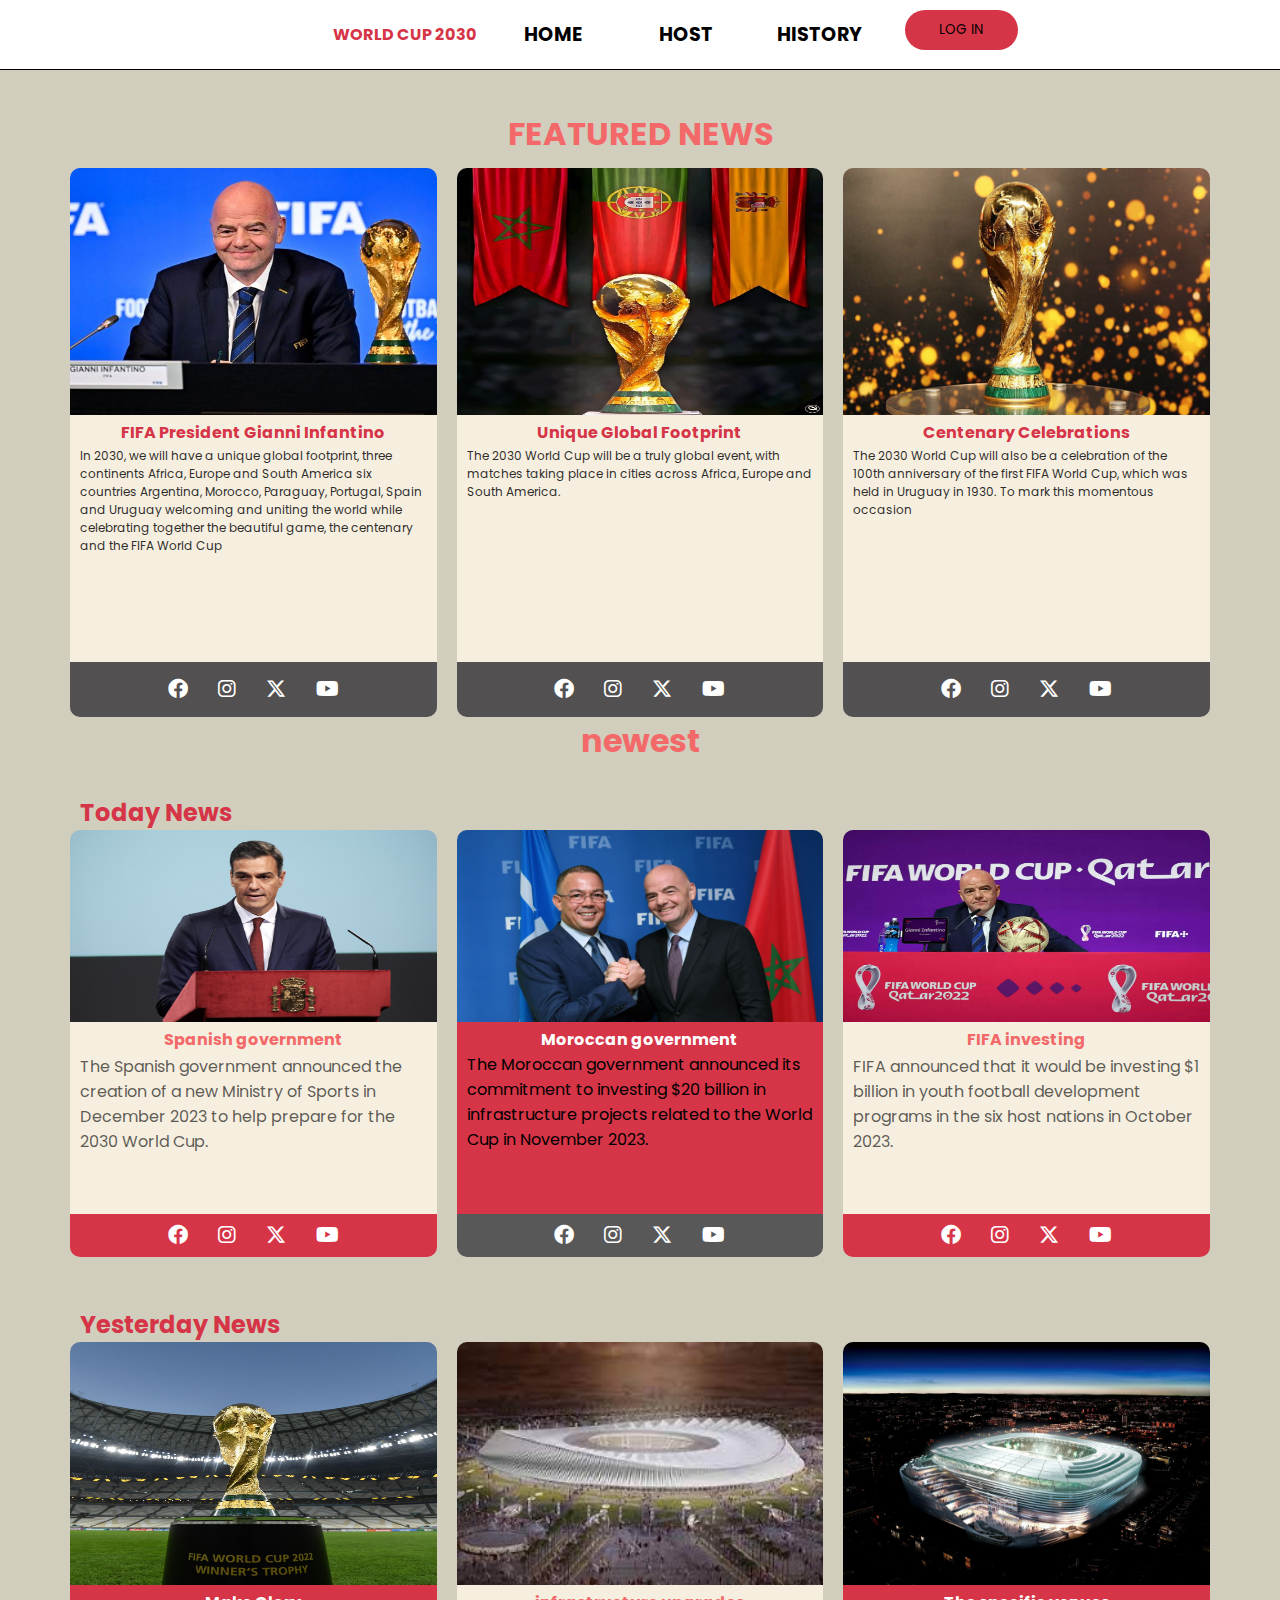
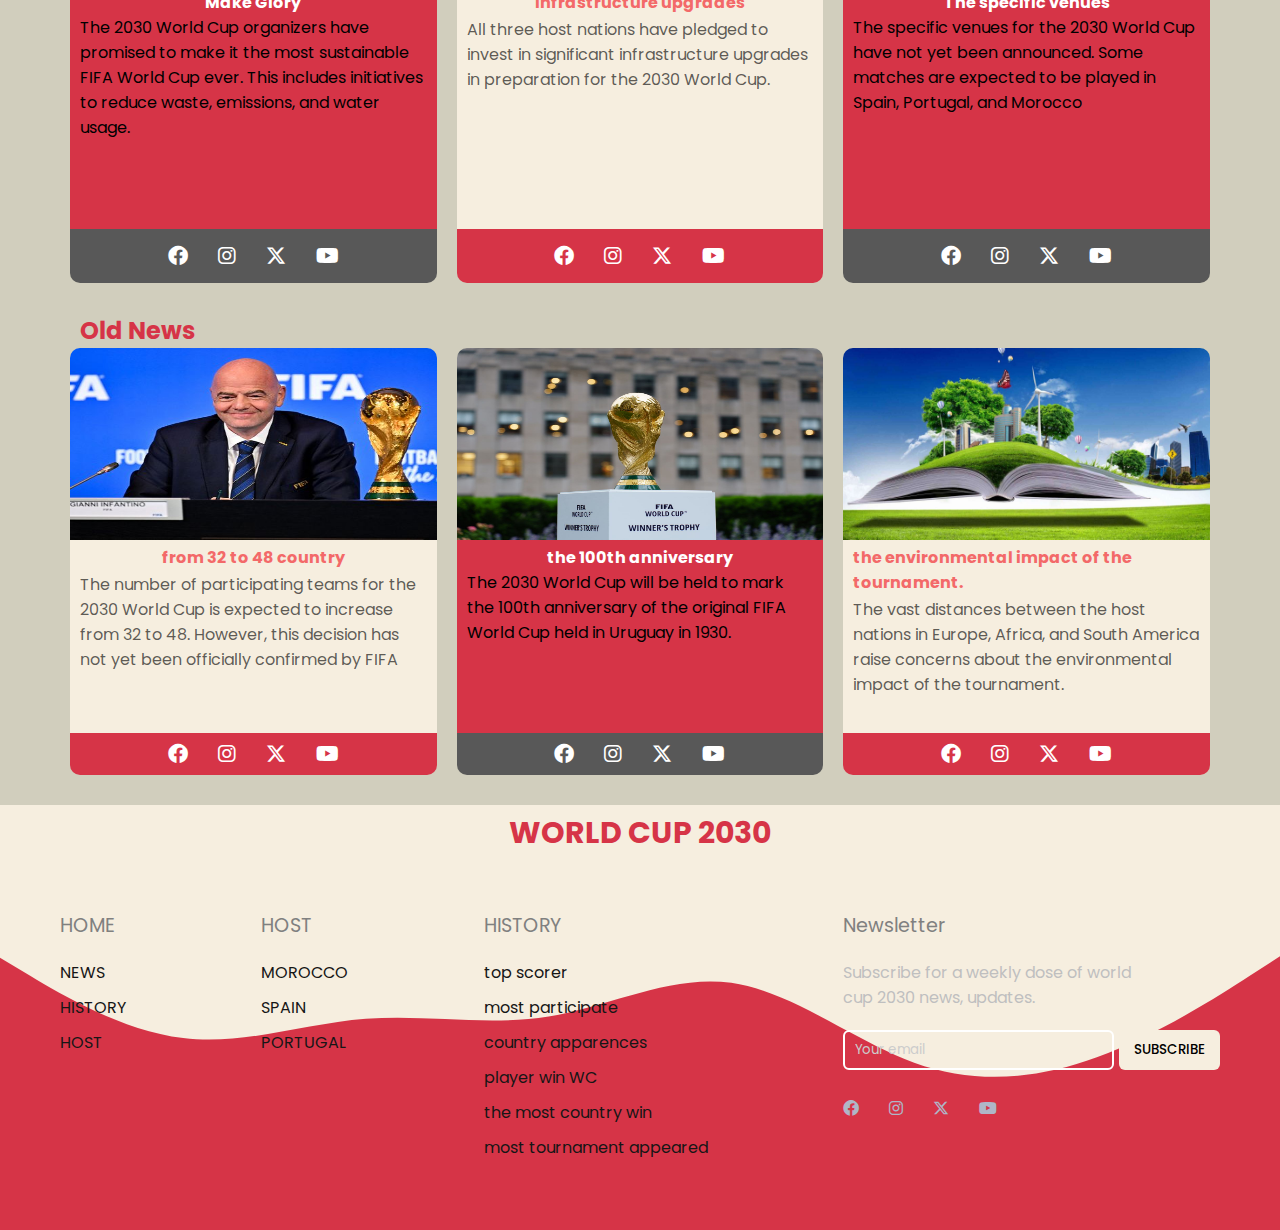
<file: news.html>
<!DOCTYPE html>
<html lang="en">
<head>
    <meta charset="UTF-8">
    <meta name="viewport" content="width=device-width, initial-scale=1.0">
    <link rel="stylesheet" href="style.css">
    <link rel="stylesheet" href="all.min.css">
    <link rel="stylesheet" href="https://cdnjs.cloudflare.com/ajax/libs/font-awesome/6.5.1/css/all.min.css" integrity="sha512-DTOQO9RWCH3ppGqcWaEA1BIZOC6xxalwEsw9c2QQeAIftl+Vegovlnee1c9QX4TctnWMn13TZye+giMm8e2LwA==" crossorigin="anonymous" referrerpolicy="no-referrer" />
    <link href="https://fonts.googleapis.com/css2?family=Poppins:wght@100;200;300;400;500;600;700&display=swap" rel="stylesheet">
    <title>NEWS</title>
</head>
<body>
    <header>
        <div class="container">
            <section class="logo">
                <a href="" class="logo">WORLD CUP 2030</a>
            </section>
            <section class="navbar">
                <div class="dropdown">
                    <a href="index.html"><button>HOME</button></a>
                </div>
                <div class="dropdown">
                    <a href="#host"><button >HOST</button></a>
                    <div class="homedrop">
                        <a href="morocco.html">MOROCCO</a> 
                        <a href="spain.html">SPAIN</a>
                        <a href="portugal.html">PORTUGAL</a>
                    </div>
                </div>
                <div class="dropdown">
                    <a href="history.html"><button>HISTORY</button></a>
                </div>
                <div class="dropdown4">
                    <div class="contactdrop">
                        <a href="contact.html"><button>LOG IN</button></a>
                    </div>
                </div>
            </section>
        </div>
    </header>
    <main id="news">
        <h1>FEATURED NEWS</h1>
        <div class="container">
            <div id="featured">
                <div class="articl">
                    <img src="FIFA-President-Gianni-Infantino_18aff0a74be_medium.jpg" alt="">
                    <div class="cnt">
                        <h2>FIFA President Gianni Infantino  </h2>
                        <p>In 2030, we will have a unique global footprint, three continents  Africa, Europe and South America  six countries  Argentina, Morocco, Paraguay, Portugal, Spain and Uruguay  welcoming and uniting the world while celebrating together the beautiful game, the centenary and the FIFA World Cup</p>
                    </div>
                    <div class="icon">
                        <i class="fa-brands fa-facebook"></i>
                        <i class="fa-brands fa-instagram"></i>
                        <i class="fa-brands fa-x-twitter"></i>
                        <i class="fa-brands fa-youtube"></i>
                    </div>
                </div>
                <div class="articl">
                    <img src="host.jpg" alt="">
                    <div class="cnt">
                        <h2>Unique Global Footprint  </h2>
                        <p>The 2030 World Cup will be a truly global event, with matches taking place in cities across Africa, Europe and South America.<p>
                    </div>

                    <div class="icon">
                        <i class="fa-brands fa-facebook"></i>
                        <i class="fa-brands fa-instagram"></i>
                        <i class="fa-brands fa-x-twitter"></i>
                        <i class="fa-brands fa-youtube"></i>
                    </div>
                </div>
                <div class="articl">
                    <img src="trophy 2.jpg" alt="">
                    <div class="cnt">
                        <h2>Centenary Celebrations  </h2>
                        <p>The 2030 World Cup will also be a celebration of the 100th anniversary of the first FIFA World Cup, which was held in Uruguay in 1930. To mark this momentous occasion</p>
                    </div>
                    <div class="icon">
                        <i class="fa-brands fa-facebook"></i>
                        <i class="fa-brands fa-instagram"></i>
                        <i class="fa-brands fa-x-twitter"></i>
                        <i class="fa-brands fa-youtube"></i>
                    </div>
                </div>
            </div>
            <h1>newest</h1>
            <div id="newest">
                <h2 class="tody">Today News </h2>
                <div class="today">
                    <div class="articl1">
                        <img src="PedroSánchez.jpg" alt="">
                        <div class="cnt">
                            <h4>Spanish government</h4>
                            <p>The Spanish government announced the creation of a new Ministry of Sports in December 2023 to help prepare for the 2030 World Cup.</p>

                        </div>
                        <div class="icon">
                            <i class="fa-brands fa-facebook"></i>
                            <i class="fa-brands fa-instagram"></i>
                            <i class="fa-brands fa-x-twitter"></i>
                            <i class="fa-brands fa-youtube"></i>
                        </div>
                    </div>
                    <div class="articl1">
                        <img src="news1.jpeg" alt="">
                        <div class="cnt1">
                            <h4> Moroccan government </h4>
                            <p>The Moroccan government announced its commitment to investing $20 billion in infrastructure projects related to the World Cup in November 2023.</p>
                        </div>
                        <div class="icon1">
                            <i class="fa-brands fa-facebook"></i>
                            <i class="fa-brands fa-instagram"></i>
                            <i class="fa-brands fa-x-twitter"></i>
                            <i class="fa-brands fa-youtube"></i>
                        </div>
                    </div>
                    <div class="articl1">
                        <img src="investing.jpg" alt="">
                        <div class="cnt">
                            <h4>FIFA investing</h4>
                            <p>FIFA announced that it would be investing $1 billion in youth football development programs in the six host nations in October 2023.</p>
                        </div>
                        <div class="icon">
                            <i class="fa-brands fa-facebook"></i>
                            <i class="fa-brands fa-instagram"></i>
                            <i class="fa-brands fa-x-twitter"></i>
                            <i class="fa-brands fa-youtube"></i>
                        </div>
                    </div>
                </div>
            </div>
            <h2 class="yest">Yesterday News</h2>
            <div class="yesterday">
                <div class="articl1">
                    <img src="glory.jpg" alt="">
                    <div class="cnt1">
                        <h4>Make Glory</h4>
                        <p>The 2030 World Cup organizers have promised to make it the most sustainable FIFA World Cup ever. This includes initiatives to reduce waste, emissions, and water usage.</p>
                            
                    </div>
                    
                    <div class="icon1">
                        <i class="fa-brands fa-facebook"></i>
                        <i class="fa-brands fa-instagram"></i>
                        <i class="fa-brands fa-x-twitter"></i>
                        <i class="fa-brands fa-youtube"></i>
                    </div>
                </div>
                <div class="articl1">
                    <img src="infastructure.jpg" alt="">
                    <div class="cnt">
                        <h4>infrastructure upgrades</h4>
                        <p>All three host nations have pledged to invest in significant infrastructure upgrades in preparation for the 2030 World Cup.</p>  
                    </div>
                    <div class="icon">
                        <i class="fa-brands fa-facebook"></i>
                        <i class="fa-brands fa-instagram"></i>
                        <i class="fa-brands fa-x-twitter"></i>
                        <i class="fa-brands fa-youtube"></i>
                    </div>
                </div>
                <div class="articl1">
                    <img src="stad.jpeg" alt="">
                    <div class="cnt1">
                        <h4>The specific venues</h4>
                        <p> The specific venues for the 2030 World Cup have not yet been announced. Some matches are expected to be played in Spain, Portugal, and Morocco</p>
                            
                    </div>
                    <div class="icon1">
                        <i class="fa-brands fa-facebook"></i>
                        <i class="fa-brands fa-instagram"></i>
                        <i class="fa-brands fa-x-twitter"></i>
                        <i class="fa-brands fa-youtube"></i>
                    </div>
                </div>
            </div>
            <h2 class="tody">Old News</h2>
            <div class="old">
                <div class="articl1">
                    <img src="FIFA-President-Gianni-Infantino_18aff0a74be_medium.jpg" alt="">
                    <div class="cnt">
                        <h4>from 32 to 48 country</h4>
                        <p>The number of participating teams for the 2030 World Cup is expected to increase from 32 to 48. However, this decision has not yet been officially confirmed by FIFA</p>  
                    </div>
                    <div class="icon">
                        <i class="fa-brands fa-facebook"></i>
                        <i class="fa-brands fa-instagram"></i>
                        <i class="fa-brands fa-x-twitter"></i>
                        <i class="fa-brands fa-youtube"></i>
                    </div>
                </div>
                <div class="articl1">
                    <img src="fifa trophy.jpg" alt="">
                    <div class="cnt1">
                        <h4>the 100th anniversary</h4>
                        <p>The 2030 World Cup will be held to mark the 100th anniversary of the original FIFA World Cup held in Uruguay in 1930. </p>  
                    </div>
                    
                    <div class="icon1">
                        <i class="fa-brands fa-facebook"></i>
                        <i class="fa-brands fa-instagram"></i>
                        <i class="fa-brands fa-x-twitter"></i>
                        <i class="fa-brands fa-youtube"></i>
                    </div>
                </div>
                <div class="articl1">
                    <img src="inver.jpg" alt="">
                    <div class="cnt"> 
                        <h4>the environmental impact of the tournament.</h4>
                        <p>The vast distances between the host nations in Europe, Africa, and South America raise concerns about the environmental impact of the tournament.</p>   
                    </div>
                  
                    <div class="icon">
                        <i class="fa-brands fa-facebook"></i>
                        <i class="fa-brands fa-instagram"></i>
                        <i class="fa-brands fa-x-twitter"></i>
                        <i class="fa-brands fa-youtube"></i>
                    </div>
                </div>
            </div>
        </div>
    </main>
    <footer>
        <a href="" class="logo">WORLD CUP 2030</a>
        <div class="footer-row">
          <div class="footer-col">
            <h4>HOME</h4>
            <ul class="links">
              <li><a href="">NEWS</a></li>
              <li><a href="">HISTORY</a></li>
              <li><a href="">HOST</a></li>
            </ul>
          </div>
          <div class="footer-col">
            <h4>HOST</h4>
            <ul class="links">
              <li><a href="">MOROCCO</a></li>
              <li><a href="">SPAIN</a></li>
              <li><a href="">PORTUGAL</a></li>
            </ul>
          </div>
          <div class="footer-col">
            <h4>HISTORY</h4>
            <ul class="links">
              <li><a href="">top scorer</a></li>
              <li><a href="">most participate</a></li>
              <li><a href="">country apparences</a></li>
              <li><a href="">player win WC</a></li>
              <li><a href="">the most country win</a></li>
              <li><a href="">most tournament appeared</a></li>
            </ul>
          </div>
          <div class="footer-col">
            <h4>Newsletter</h4>
            <p>
              Subscribe for a weekly dose of world cup 2030 news, updates.
            </p>
            <form action="#">
              <input type="text" placeholder="Your email" required>
              <button type="submit">SUBSCRIBE</button>
            </form>
            <div class="icons">
                <i class="fa-brands fa-facebook"></i>
                <i class="fa-brands fa-instagram"></i>
                <i class="fa-brands fa-x-twitter"></i>
                <i class="fa-brands fa-youtube"></i>
            </div>
          </div>
        </div>
    </footer> 
</body>
</html>
</file>
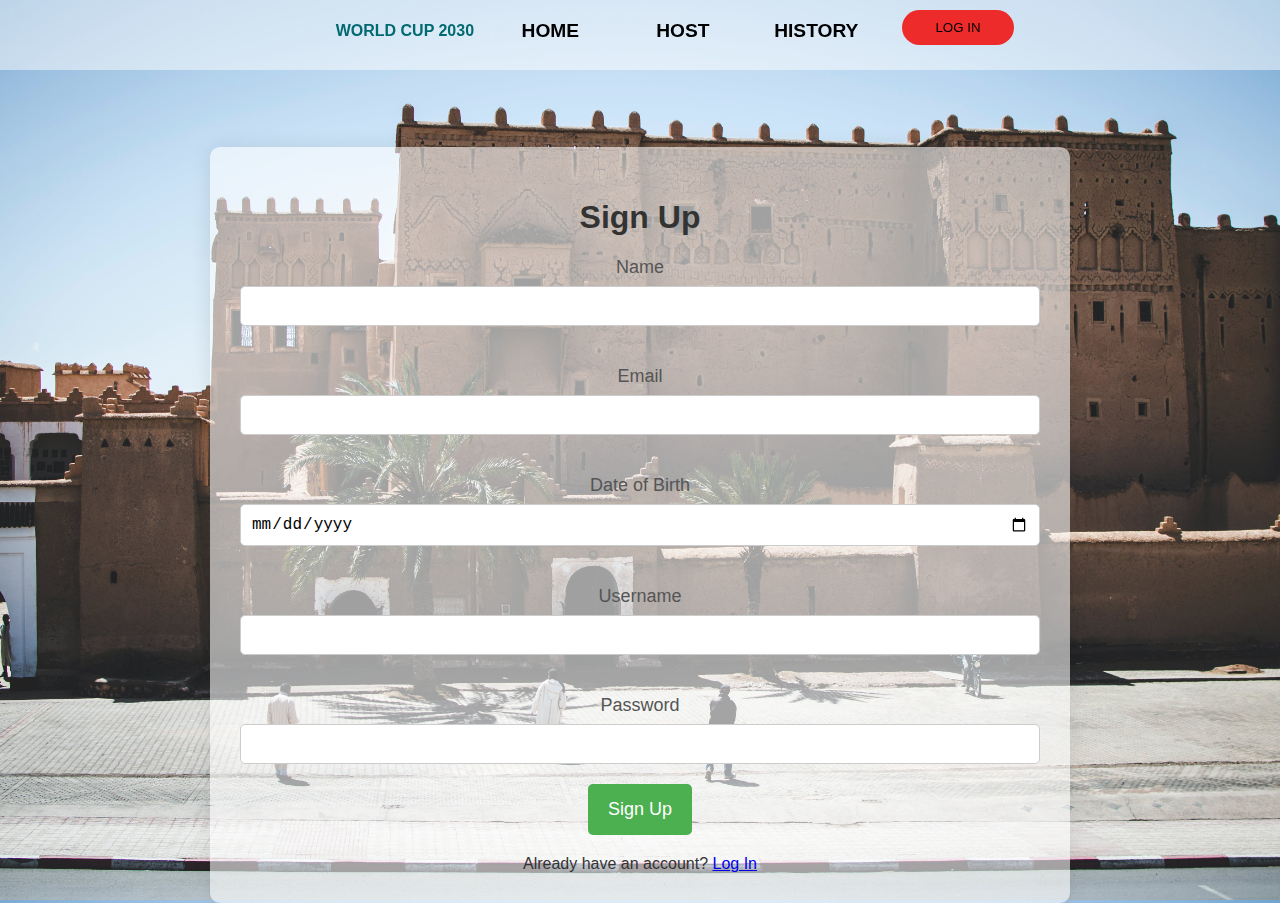
<file: signup.html>
<!DOCTYPE html>
<html lang="en">
<head>
    <meta charset="UTF-8">
    <meta name="viewport" content="width=device-width, initial-scale=1.0">
    <title>Sign Up Page</title>
    <style>
        body {
            font-family: 'Arial', sans-serif;
            margin: 0;
            padding: 0;
            height: 100vh;
            background-color: #f0f8ff; /* Light Blue */
            background-image: url('project pic/pexels-nicolas-postiglioni-943510.jpg');
            background-size: cover;
            background-position: center;
        }
        header{
    position: fixed;
    width: 100%;
    z-index: 1000;
    background: rgba(255, 255, 255, 0.493);
    height: 70px;
    
    
}
header .container {
    display: flex;
    justify-content: center;
    flex-wrap: wrap;    
    position: relative;
}
@media (max-width : 768px) {
    header .container {
        background: white;
        padding-left: 10px;
    }
}

.logo{
    position: relative;
    top: 5px;
    color: var(--button-color);
    font-size: 16px;
    font-weight: bold;
    display: flex;
    align-items: center;
    flex-wrap: wrap;
}
        .logo a {
            text-decoration: none;
        }
@media (max-width : 768px) {
    .logo {
    color: var(--button-color);
    font-size: 15px;
    height: 20%;
    font-weight: bold;
    text-align: center;
    flex-wrap: nowrap;
    }
}

.navbar{
    display: grid;
    grid-template-columns: 25% 25% 25% 25%;
    position: relative;
    margin-left: 20px;
    top: 10px;
    gap: 20px;
}
@media (max-width : 768px) {
    .navbar {
        margin: auto;
        color: var(--button-color);
        font-size: 10px;
        width: 100%;
        margin: auto;
        height: 70%;
        gap: 0;
   
    }
    
}
@media (max-width : 410px) {
    .navbar {
        margin: auto;
        color: var(--button-color);
        font-size: 10px;
        width: 80%;
        margin: auto;
        height: 70%;
        gap: 0;
   
    }
    
}
.dropdown{
    display: inline-block;
}
.dropdown button{
    font-family: 'Poppins', sans-serif;
    background: transparent;
    border: none;
    padding: 10px 15px;
    cursor: pointer;
    font-size: larger;
    width: 100%;
    font-weight: bold;
    border-radius: 5px;
}
.dropdown .homedrop a {
    display: block;
    color: rgb(255, 255, 255);
    text-decoration: none;
    padding: 10px 15px;
    text-align: center;
    border-radius: 5px;
}
.dropdown .homedrop {
    display: none;
    position: absolute;
    background-color:var(--butn-color);
    width: 25%;
    border-radius: 5px;
    box-shadow: 10px 10px 15px rgb(71, 19, 19);

}
.dropdown:hover .homedrop{
    display: block;
}
.dropdown:hover button{
    color: white;
    background-color: var(--button-color);
    box-shadow: 10px 10px 15px rgb(71, 19, 19);
}
.homedrop a:hover{
    background-color: var(--button-color);
}

.dropdown4 button{
    background-color: var(--main-color);
    padding: 10px 15px;
    cursor: pointer;
    border:0;
    font-family: 'Poppins', sans-serif;
    width: 100%;
    border-radius: 40px;
    margin-left: 10px;
    margin-right: 20px;
    position: relative;

}

.dropdown4:hover button{
    border: 2px solid var(--main-color);
    background-color: transparent;
    box-shadow: 5px 5px 15px rgb(71, 19, 19);
}
@media (max-width : 768px) {
    .dropdown4 button {
    font-size: 9px;
    font-weight: bold;
    height: 30px;
    width: fit-content;
    text-align: center;
    display: flex;
    justify-content: center;
    align-items: center;
}
}
:root{
    --main-color:#ED2B2A;
    --second-color:#F15A59;
    --button-color:#016A70;
    --butn-color:#7ED7C1;
    --background-color:#e3fff8;
}
        .content{
            display: flex;
            place-items: center;
            text-align: center;
            justify-content: center;
            width: 100%;
            height: 100%;
        }
        
        .signup-container {
            background-color: rgba(255, 255, 255, 0.576);
            padding: 30px;
            border-radius: 10px;
            box-shadow: 0 0 20px rgba(0, 0, 0, 0.1);
            text-align: center;
            width: 800px;
            
            margin-top: 150px;
        }
        

        h1 {
            color: #333;
        }

        label {
            display: block;
            margin-top: 20px;
            font-size: 18px;
            color: #555;
        }

        input {
            width: 100%;
            padding: 10px;
            margin-top: 8px;
            margin-bottom: 20px;
            box-sizing: border-box;
            border: 1px solid #ccc;
            border-radius: 5px;
            font-size: 16px;
        }

        .btn {
            background-color: #4caf50; /* Green */
            color: white;
            padding: 15px 20px;
            border: none;
            border-radius: 5px;
            cursor: pointer;
            font-size: 18px;
        }

        button:hover {
            background-color: #45a049;
        }

        .login-link {
            margin-top: 20px;
            font-size: 16px;
            color: #333;
            text-decoration: none;
            display: inline-block;
        }
    </style>
</head>
<body>
    <header>
        <div class="container">
            <section class="logo">
                <a href="" class="logo">WORLD CUP 2030</a>
            </section>
            <section class="navbar">
                <div class="dropdown">
                    <a href="index.html"><button>HOME</button></a>
                </div>
                <div class="dropdown">
                    <a href="#host"><button >HOST</button></a>
                    <div class="homedrop">
                        <a href="morocco.html">MOROCCO</a> 
                        <a href="spain.html">SPAIN</a>
                        <a href="portugal.html">PORTUGAL</a>
                    </div>
                </div>
                <div class="dropdown">
                    <a href="history.html"><button>HISTORY</button></a>
                </div>
                <div class="dropdown4">
                    <div class="contactdrop">
                        <a href="login.html"><button>LOG IN</button></a>
                    </div>
                </div>
            </section>
        </div>
    </header>
    <div class="content">
        <div class="signup-container">
            <h1>Sign Up</h1>
            <form>
                <label for="name">Name</label>
                <input type="text" id="name" name="name" required>
    
                <label for="email">Email</label>
                <input type="email" id="email" name="email" required>
    
                <label for="dateOfBirth">Date of Birth</label>
                <input type="date" id="dateOfBirth" name="dateOfBirth" required>
    
                <label for="username">Username</label>
                <input type="text" id="username" name="username" required>
    
                <label for="password">Password</label>
                <input type="password" id="password" name="password" required>
    
                <button class="btn" type="submit">Sign Up</button>
            </form>
    
            <div class="login-link">
                Already have an account? <a href="login.html">Log In</a>
            </div>
        </div>

    </div>
    
</body>
</html>
</file>
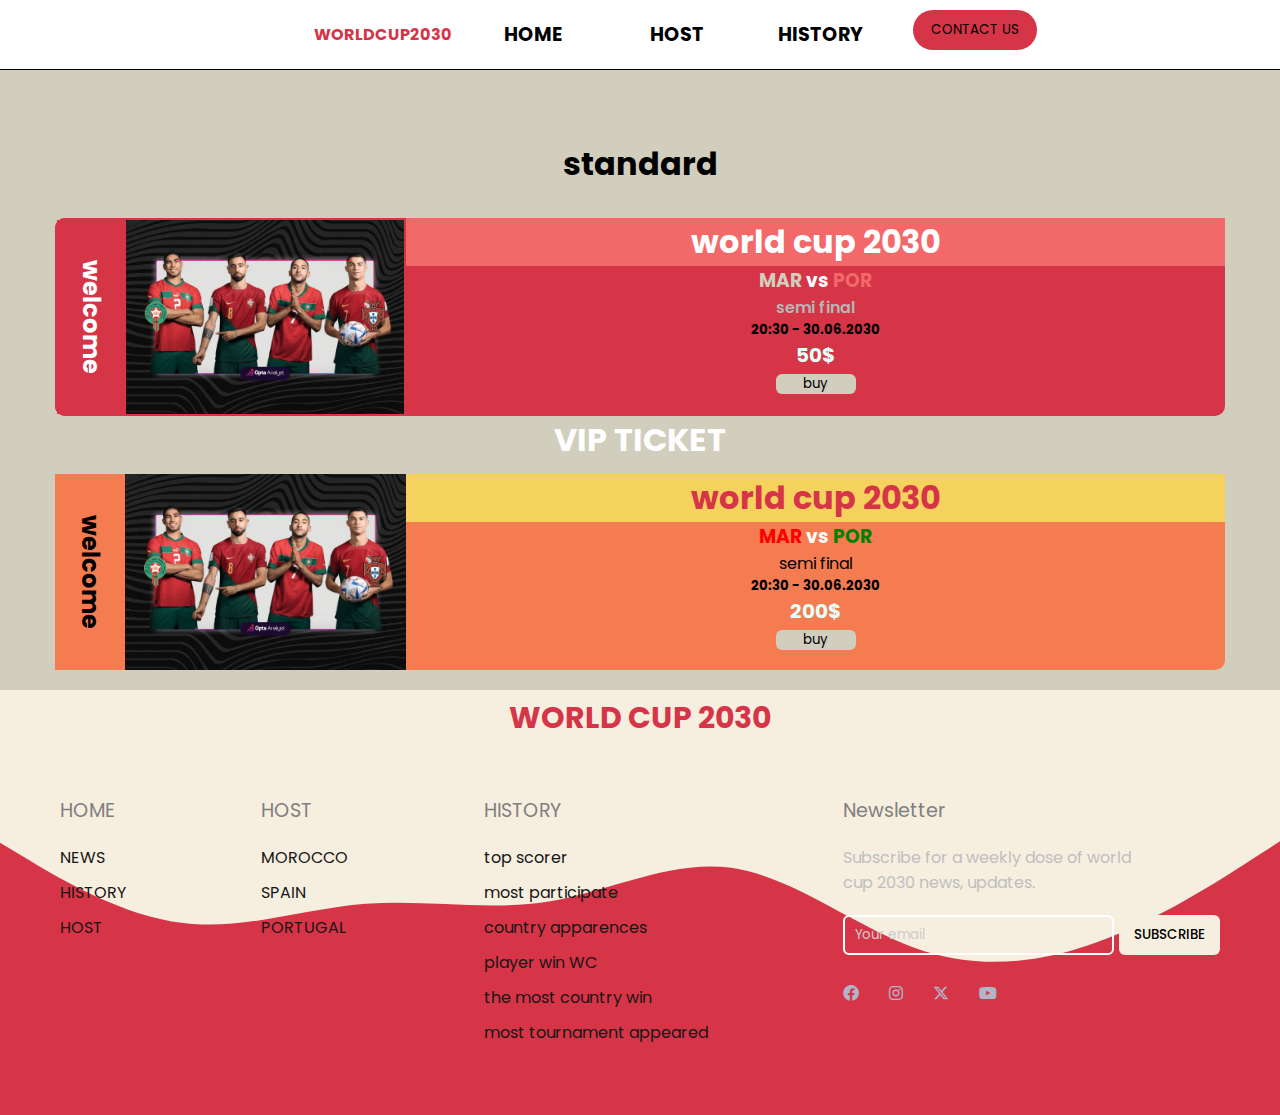
<file: ticket.html>
<!DOCTYPE html>
<html lang="en">
<head>
    <meta charset="UTF-8">
    <meta name="viewport" content="width=device-width, initial-scale=1.0">
    <link rel="stylesheet" href="style.css">
    <link rel="stylesheet" href="all.min.css">
    <link rel="stylesheet" href="https://cdnjs.cloudflare.com/ajax/libs/font-awesome/6.5.1/css/all.min.css" integrity="sha512-DTOQO9RWCH3ppGqcWaEA1BIZOC6xxalwEsw9c2QQeAIftl+Vegovlnee1c9QX4TctnWMn13TZye+giMm8e2LwA==" crossorigin="anonymous" referrerpolicy="no-referrer" />
    <link href="https://fonts.googleapis.com/css2?family=Poppins:wght@100;200;300;400;500;600;700&display=swap" rel="stylesheet">
    <title>WC30 TICKET</title>
</head>
<body>
    <header>
        <div class="container">
            <section class="logo">
                <a href="#" class="logo">WORLD <span>CUP</span>2030</a>
            </section>
            <section class="navbar">
                <div class="dropdown">
                    <a href="index.html"><button>HOME</button></a>
                </div>
                <div class="dropdown">
                    <a href="#host"><button >HOST</button></a>
                    <div class="homedrop">
                        <a href="morocco.html">MOROCCO</a> 
                        <a href="spain.html">SPAIN</a>
                        <a href="portugal.html">PORTUGAL</a>
                    </div>
                </div>
                <div class="dropdown">
                    <a href="history.html"><button>HISTORY</button></a>
                </div>
                <div class="dropdown4">
                    <div class="contactdrop">
                        <a href="contact.html"><button>CONTACT US</button></a>
                    </div>
                </div>
            </section>
        </div>
    </header>
    <main class="ticket">
        <div class="container">
            <h1 class="tk-st">standard</h1>
            <div class="box1">
                <div class="content">
                    <div class="img">
                        <h2>welcome</h2>
                       <img src="porvsmar.jpg" alt="">
                    </div>
                    <div class="text">
                        <h1>world cup 2030</h1>
                        <h3><span class="tk1">MAR</span> vs <span class="tk2">POR</span> </h3>
                        <p>semi final</p>
                        <h5> 20:30 - 30.06.2030</h5>
                        <h2>50$</h2>
                        <a href=""><button>buy</button></a>
                    </div>
                </div>
            </div>
            <div class="box2">
                <h1 class="vip">VIP TICKET</h1>
                <div class="content">
                    <div class="img">
                        <h2>welcome</h2>
                       <img src="porvsmar.jpg" alt="">
                    </div>
                    <div class="text">
                        <h1>world cup 2030</h1>
                        <h3><span class="tk1">MAR</span> vs <span class="tk2">POR</span> </h3>
                        <p>semi final</p>
                        <h5> 20:30 - 30.06.2030</h5>
                        <h2>200$</h2>
                        <a href=""><button>buy</button></a>
                    </div>
                </div>
            </div>
        </div>
    </main>
    <footer>
        <a href="" class="logo">WORLD CUP 2030</a>
        <div class="footer-row">
          <div class="footer-col">
            <h4>HOME</h4>
            <ul class="links">
              <li><a href="">NEWS</a></li>
              <li><a href="">HISTORY</a></li>
              <li><a href="">HOST</a></li>
            </ul>
          </div>
          <div class="footer-col">
            <h4>HOST</h4>
            <ul class="links">
              <li><a href="">MOROCCO</a></li>
              <li><a href="">SPAIN</a></li>
              <li><a href="">PORTUGAL</a></li>
            </ul>
          </div>
          <div class="footer-col">
            <h4>HISTORY</h4>
            <ul class="links">
              <li><a href="">top scorer</a></li>
              <li><a href="">most participate</a></li>
              <li><a href="">country apparences</a></li>
              <li><a href="">player win WC</a></li>
              <li><a href="">the most country win</a></li>
              <li><a href="">most tournament appeared</a></li>
            </ul>
          </div>
          <div class="footer-col">
            <h4>Newsletter</h4>
            <p>
              Subscribe for a weekly dose of world cup 2030 news, updates.
            </p>
            <form action="#">
              <input type="text" placeholder="Your email" required>
              <button type="submit">SUBSCRIBE</button>
            </form>
            <div class="icons">
                <i class="fa-brands fa-facebook"></i>
                <i class="fa-brands fa-instagram"></i>
                <i class="fa-brands fa-x-twitter"></i>
                <i class="fa-brands fa-youtube"></i>
            </div>
          </div>
        </div>
    </footer> 

    
</body>
</html>
</file>
<file: style.css>
@import url('https://fonts.googleapis.com/css2?family=Poppins:wght@100;200;300;400;500;600;700&display=swap');
:root{
    --main-color:#d1cebd;
    --second-color:#f6eedf;
    --button-color:#d63447;
    --butn-color:#f36969;
   --third-color:#f57b51;
    
}
*{
    font-family: 'Poppins', sans-serif;
    margin: 0px;
    padding: 0px;
    box-sizing: border-box;
    scroll-behavior: smooth;
    scroll-padding:100px;
}
body{
    background-color: var(--main-color);
}

ul{
    list-style: none;
    padding: 0;
    margin: 0;
}
li{
    text-decoration: none;
}
a{
    text-decoration: none;
}
.container{
    padding-left: 15px;
    padding-right: 15px;
    margin-left: auto;
    margin-right: auto;
}
@media (min-width : 768px) {
    .container {
      width: 750px ;
    }
}
@media (min-width: 992px) {
    .container {
      width: 970px ;
    }
}
@media (min-width: 1200px) {
    .container {
      width: 1170px ;
    }
}

/*header css*/
header{
    position: fixed;
    width: 100%;
    z-index: 1000;
    background: white;
    height: 70px;
    border-bottom: 1px solid rgb(0, 0, 0);
    
}
header .container {
    display: flex;
    justify-content: center;
    flex-wrap: wrap;    
    position: relative;
}
@media (max-width : 768px) {
    header .container {
        background: white;
        padding-left: 10px;
    }
}

.logo{
    position: relative;
    top: 5px;
    color: var(--button-color);
    font-size: 16px;
    font-weight: bold;
    display: flex;
    align-items: center;
    flex-wrap: wrap;
}
@media (max-width : 768px) {
    .logo {
    color: var(--button-color);
    font-size: 15px;
    height: 20%;
    font-weight: bold;
    text-align: center;
    flex-wrap: nowrap;
    }
}

.navbar{
    display: grid;
    grid-template-columns: 25% 25% 25% 25%;
    position: relative;
    margin-left: 20px;
    top: 10px;
    gap: 20px;
}
@media (max-width : 768px) {
    .navbar {
        margin: auto;
        color: var(--button-color);
        font-size: 10px;
        width: 100%;
        margin: auto;
        height: 70%;
        gap: 0;
   
    }
    
}
@media (max-width : 410px) {
    .navbar {
        margin: auto;
        color: var(--button-color);
        font-size: 10px;
        width: 80%;
        margin: auto;
        height: 70%;
        gap: 0;
   
    }
    
}
.dropdown{
    display: inline-block;
}
.dropdown button{
    font-family: 'Poppins', sans-serif;
    background: transparent;
    border: none;
    padding: 10px 15px;
    cursor: pointer;
    font-size: larger;
    width: 100%;
    font-weight: bold;
    border-radius: 5px;
}
.dropdown .homedrop a {
    display: block;
    color: rgb(255, 255, 255);
    text-decoration: none;
    padding: 10px 15px;
    text-align: center;
    border-radius: 5px;
}
.dropdown .homedrop {
    display: none;
    position: absolute;
    background-color:var(--butn-color);
    width: 25%;
    border-radius: 5px;
    box-shadow: 10px 10px 15px rgb(71, 19, 19);

}
.dropdown:hover .homedrop{
    display: block;
}
.dropdown:hover button{
    color: white;
    background-color: var(--button-color);
    box-shadow: 10px 10px 15px rgb(71, 19, 19);
}
.homedrop a:hover{
    background-color: var(--button-color);
}

.dropdown4 button{
    background-color: var(--button-color);
    padding: 10px 15px;
    cursor: pointer;
    border:0;
    font-family: 'Poppins', sans-serif;
    width: 100%;
    border-radius: 40px;
    margin-left: 10px;
    margin-right: 20px;
    position: relative;

}

.dropdown4:hover button{
    border: 2px solid rgba(214, 27, 27);
    background-color: transparent;
    box-shadow: 5px 5px 15px rgb(71, 19, 19);
}
@media (max-width : 768px) {
    .dropdown4 button {
    font-size: 9px;
    font-weight: bold;
    height: 30px;
    width: fit-content;
    text-align: center;
    display: flex;
    justify-content: center;
    align-items: center;
    }
}
/*landing code*/
.landing{
    position: relative;
    background-image:url(trophy\ 3.jpg) ;
    background-size: cover;
    background-repeat: no-repeat;
    background-attachment: fixed;
    background-position:center ;
    height: 600px;
}

.landing-img::before{
    content: "";
    position: absolute;
    top: 0;
    left: 0;
    height: 600px;
    width: 100%;
    background-color: rgba(0, 0, 0, 0.6);
}
.landing-text h1{
    position: absolute;
    font-size: 80px;
    color:transparent;
    -webkit-text-stroke: 2px rgb(194, 194, 194);
    top: 200px;
    left: 120px;
}
.landing-text h1::before{
    content: attr(data-h1);
    position: absolute;
    top: 0;
    left: 0;
    width: 0%;
    height: 100%;
    color: goldenrod;
    -webkit-text-stroke: 0px  rgb(194, 194, 194) ;
    overflow: hidden ;
    animation: animate 3s linear infinite;

}

@keyframes animate
{
    0%,10%,20%,100%
    {
        width: 0;
    }
    50%,60%,70%,90%
    {
        width: 100%;
    }
}
.landing-text p{
    position: absolute;
    color: var(--main-color);
    font-size: 30px;
    line-height: 1.6;
    top: 350px;
    text-shadow: 10px 10px 15px black;
}
.landing button{
    position: absolute;
    top: 80%;
    left: 50%;
    background-color: var(--button-color);
    height: 40px;
    width: 110px;
    border: 0;
    cursor: pointer;
    border-radius: 40px;
    text-align: center;
}
.landing button:hover{
    background-color: transparent;
    border: 2px solid var(--second-color) ;
    color: white;
    transform: translateX(10px);
    transition: 0.6s;
}
@media (max-width : 950px){
    .landing-text h1{
        position: absolute;
        font-size: 60px;
        color:transparent;
        -webkit-text-stroke: 2px white;
        top: 200px;
        left: 130px;
    }



}
@media (max-width : 768px) {

    .landing-text h1{
        font-size: 35px;
        position: absolute;
        top: 190px;
        left: 80px;
    }
    .landing button{
        position: absolute;
        bottom: 10%;
        left: 35%;
        
    }
    .landing-text p{
        position: absolute;
        left:30px;
        bottom: 40%;
        font-size: 20px;
    }
    .landing{
        position: relative;
        background-image:url(trophy\ 2.jpg) ;
        background-size: cover;
        background-repeat: no-repeat;
        background-attachment: fixed;
        background-position:center ;
        height: 600px;
        width: 100%;
    }
    
}
@media (max-width : 410px) {
    .landing-text h1{
        font-size: 20px;
        position: absolute;
        top: 190px;
        left: 40px;
    }
}
/*BETWEEN PRG CSS */

.between-par{
    position: relative;
    background-image: url(background5.svg);
    background-repeat: no-repeat;
    background-position: center;
    background-size: cover;
    padding-bottom: 20px;
    padding-left: 20px;
    padding-right: 20px;
    display: flex;
    justify-content: space-evenly;
    align-items: center;
    height: 400px;
    width: 100%;
    height:fit-content;    
}
.between-par .img {
    padding-top:10px ;
    padding-bottom: 10px;
    position: relative;
}
.between-par .img img {
    height: 100%;
    width: 100%;
    display: flex;
    justify-content: center;
    align-items: center;
    filter: drop-shadow(0px 10px 15px rgba(0, 0, 0, 0.61));
    transition: transform 0.3s ease-in-out;
}
.between-par .img:hover img {
    transform: scale(1.1); 
}
.between-par .content{
    position: relative;
}
.between-par .content h4{
    padding-bottom:3px ;
    text-align: center;
    color: white;
    font-size: 40px;
}
.between-par .content span{
    color:var(--third-color) ;
}
.between-par .content p{
    text-shadow: 0px 10px 10px var(--butn-color);
    text-align: center;
    font-size: 20px;
    color: var(--second-color);
}
/*BETWEEN2 PRG CSS */

.between-par1{
    position: relative;
    background-image: url(back9.svg);
    background-repeat: no-repeat;
    background-size: cover;
    background-position: center;
    padding-left: 20px;
    padding-right: 20px;
    margin-bottom: 20px;
    display: flex;
    justify-content: space-evenly;
    align-items: center;
    height: 400px;
    width: 100%;
    height:fit-content;
    gap: 20px;
}
.between1-par .img {
    padding-left: 20px;
    padding-top:10px ;
    padding-bottom: 10px;
    position: relative;
}
.between-par1 .img img {
    height: 100%;
    width: 100%;
    display: flex;
    justify-content: center;
    align-items: center;
    transition: transform 0.3s ease-in-out;
}
.between-par1 .img:hover img {
    transform: scale(1.1); 
}
.between-par1 .content{
    position: relative;
}
.between-par1 .content h4{
    padding-bottom:3px ;
    text-align: center;
    color:rgba(0, 0, 0, 0.753);
    font-size: 40px;
}
.between-par1 .content span{
    color: var(--third-color);
}
.between-par1 .content .sp1{
    font-size: 30px;
    font-weight: bold;
    color: var(--second-color);
    text-decoration-line: underline;
    text-decoration-style: "solid";
    text-decoration-color: #016A70;
    text-decoration-thickness: 18px;
}
.between-par1 .content .sp2{
    font-size: 30px;
    font-weight: bold;
    color: var(--third-color);
    text-decoration-line: underline;
    text-decoration-style: "solid";
    text-decoration-color: rgb(230, 209, 20);
    text-decoration-thickness: 18px;
}
.between-par1 .content .sp3{
    font-size: 30px;
    font-weight: bold;
    color: #016A70;
    text-decoration-line: underline;
    text-decoration-style: "solid";
    text-decoration-color: white;
    text-decoration-thickness: 18px;
    
}
.between-par1 .content p{
    text-align: center;
    font-size: 25px;
    color: rgba(0, 0, 0, 0.726);
}
@media(max-width : 768px) {
    .between-par1 .img img {
        height: 100%;
        width: 100%;
    }
    .between-par1 .content h4{
        font-size: 25px;
    }
    .between-par1 .content .sp1{
        font-size: 20px;
        text-decoration-thickness: 10px;
    }
    .between-par1 .content .sp2{
        font-size: 20px;
        text-decoration-thickness: 10px;
    }
    .between-par1 .content .sp3{
        font-size: 20px;
        text-decoration-thickness: 10px;
        
    }
    .between-par1 .content p{
    
        font-size: 16px;

    }
    .between-par .img img {
        height: 100%;
        width: 100%;
    }
    .between-par .content h4{
        font-size: 25px;
    }
    .between-par .content p{
    
        font-size: 12px;

    }

    
}
@media(max-width : 450px){
    .between-par1 .img img {
        height: 100%;
        width: 100%;
    }
    .between-par1 .content h4{
        font-size: 16px;
    }
    .between-par1 .content .sp1{
        font-size: 14px;
        text-decoration-thickness: 7px;
    }
    .between-par1 .content .sp2{
        font-size: 14px;
        text-decoration-thickness: 7px;
    }
    .between-par1 .content .sp3{
        font-size: 14px;
        text-decoration-thickness: 7px;
        
    }
    .between-par1 .content p{
        font-size: 12px;
    }

}
/*PARGRAPH BTN */
.prg-btn{
    position: relative;
    margin: 30px auto;
    border: 2px solid var(--button-color);
    padding: 5px 10px;
    font-size: 30px;
    width: fit-content;
    z-index: 1;
    transition: 0.6s;
    cursor: pointer;
    
}

.prg-btn::before{
    content: "";
    width: 0%;
    height: 100%;
    background-color: var(--button-color);
    position: absolute;
    border: 1px solid var(--button-color);
    left: 0px;
    top: 0;
}
.prg-btn:hover{
    color: white;
    transition-delay:0.2s ;
}
.prg-btn:hover::before{
    z-index: -1;
    animation: prg-top 0.6s linear forwards;
}
@keyframes prg-top {
    10%,20%{
        left: 0;
        width: 0%;
    }
    50%{
        left: 0;
        width: 50%;
    }
    70%,100%{
        left: 0;
        width: 100%;
    }
  
}
/*NEWS PRG */
.news{
    position: relative;
    width: 100%;
    margin-bottom: 20px;
    background-image: url(back6.svg);
    background-repeat: no-repeat;
    background-size: cover;
    background-position: center;
}
.news .container{
    display: grid;
    grid-template-columns: repeat(auto-fill, minmax(400px, 1fr));
    padding-top: 20px;
    padding-bottom: 20px;
}

.feat-cnt{
    display: grid;
    grid-template-rows: 1fr 1fr;
    box-shadow: 5px 5px 10px rgba(0, 0, 0, 0.637);
    border-radius: 10px;
   
}

.feat-cnt .img{
    position: relative;
    height: 100%;
}
.feat-cnt .img h1{ 
    width: 100%;
    background-color: rgba(255, 0, 0, 0.89);
    color: white;
    font-size: 15px;
    border-radius: 6px;
    width: fit-content;
    position: absolute;
    top: 10px;
    left: 20px;
}
.feat-cnt .img img{
    width: 100%;
    height: 100%;
    border-radius: 10px 10px 0 0;
}
.feat-cnt .img h1:hover{
    background-color: transparent;
    color: red;
    font-weight: bold;
}
.feat-cnt .content {
    padding: 10px;
    background-color: var(--second-color);
    border-radius: 0 0 10px 10px;
   
}

.feat-cnt .content h2{
    text-align: center;
    color: var(--button-color);
    font-weight: bold;
    font-size: 20px;
    
}
.feat-cnt .content p{
    color: rgba(0, 0, 0, 0.822);
    padding-top:10px;
    text-align: center;
    font-size: 15px;
    padding-bottom: 10px;
}



.newest{
    position: relative;
    display: grid;
    height: 85%;
    grid-template-rows:10% 90%;
    margin-left: 20px;

}
.newest-art{
    display: grid;
    grid-template-rows: 1fr 1fr 1fr 1fr 1fr 1fr; 
    position: relative;
    gap: 15px;
}
.newest-prg{
    display: grid;
    grid-template-columns: 1fr 1fr;
    gap: 45px;
    background-color: var(--second-color);
    border-radius: 10px;
    cursor: pointer;
    box-shadow: 2px 2px 6px var(--button-color);   
    transition: 0.6s;
    cursor: pointer;
}
.newest-prg1 button{
    width: 100%;
    height: 60%;
    border: 0;
    font-size: 20px;
    cursor: pointer;
    border-radius: 6px;
    font-weight: bold;
    color: var(--button-color);
    background-color: var(--second-color);
}
.newest-prg1 button:hover{
    color: white;
    background-color: var(--butn-color);
}
.newest-prg:hover{
    border: 2px solid white;
    padding:0px ;
    background-color: var(--button-color);
    color: white;
}
.newest h1{
    margin-top: 5px;
    color: var(--second-color);
    font-size: 20px; 
    text-align: center;

}
.newest-prg h5{
    font-size: 15px;
    font-weight: bold;
    display: flex;
    justify-content: center;
    align-items: center;
}
.newest-prg img{
    height: 100%;
    width: 100%;
    padding: 0px;
    border-radius: 10px;
    
}
.newest-text{
    text-align: center;
    margin-top: 20px;
}
.newest-icon{
    position: relative;
    top: -30px;
    display: grid;
    border: 2px solid var(--main-color);
    grid-template-rows: 1fr 1fr;
    background-color: var(--button-color);  
    border-radius:  10px ; 
    
}
.newest-icon h2{
    color: white;
    text-align: center;
    font-size: 25px;
}

.newest-icons{
    display: flex;
    justify-content: space-around;

}
.newest-icons i{
   color: var(--butn-color);
   font-size: 26px;
   cursor: pointer;
}
.newest-icons i:hover{
    color: white;
    transform: translateY(5px);
    transition: 0.6s;
}

@media (max-width : 768px) {
    .feat-cnt .content h2{
        text-align: center;
        font-size: 20px;
        
    }
    .feat-cnt .content p{
        padding-top:10px;
        text-align: center;
        font-size: 15px;
        padding-bottom: 10px;
    }
    .news .container{
        display: grid;
        grid-template-columns: repeat(auto-fill, minmax(350px, 1fr));
    }

    
}
/*HISTORY CSS*/
.history{
    padding-top: 20px ;
    padding-bottom:20px ;
    margin-bottom: 40px;

}
.history .container{
    display: grid;
    grid-template-columns: repeat(auto-fill,minmax(300px,1fr));
    gap: 20px;
}
.history .stats{
    display: grid;
    grid-template-rows:50% 40% 10% ;
    position: relative;
    width: 100%;
    height: 500px ;
    box-shadow: 0px 5px 10px rgba(0, 0, 0, 0.568);
    
}
.history .stats .img{
    background-color: white;
    display: flex;
    justify-content: center;
    align-items: center;
    position: relative;
    cursor: pointer;
    height: 100%;
    width: 100%;

}
.history .stats .img img{
    border: 5px solid white;
    height: 80%;
    border-radius: 50%;
    position: absolute;
    bottom: -20px;
    z-index: 10;
    opacity: 0.95;
}
.history .stats .img img:hover{
    border: 2px solid white;
    height: 80%;
    width: 100%;
    border-radius: 0;
    position: absolute;
    margin-bottom:70px ;
    z-index: 10;
    opacity: 1;
}
.history .stats .content{
    display: flex;
    justify-content: center;
    align-items: center;
    flex-wrap: wrap;
    top: -40px;
    position: relative;
    height: 120%;
    cursor: pointer;
}
.history .stats .content h3{
    text-align: center;
    font-size: 18px;
    margin-top: 40px;
    padding-left:10px ;
    padding-right: 10px;
    font-weight: 700;
}
.history .stats .content p{
    padding-left:10px ;
    padding-right: 10px;
    color: rgba(0, 0, 0, 0.671);
    text-align: center;
    font-weight: 500;
    font-size: 16px;
}
.history .stats .icon {
    width: 100%;
    background: rgb(238, 236, 236);
}

.history .stats .icon button{
    border: 0;
    cursor: pointer;
    width: 100%;
    height:100%
}
.history .stats .icon button:hover{
    background-color: white;


}

/*host css*/

.host-idx{
    padding-bottom:100px ;
}
.host-idx .container{
    display: grid;
    grid-template-columns: repeat(auto-fill,minmax(350px,1fr));
    gap: 20px;
}
.host-idx .box{
    display: grid;
    grid-template-rows: 40% 50% 10%;
    position: relative;
    box-shadow: 0px 5px 15px rgba(0, 0, 0, 0.363) ;
    border-radius: 10px;
    height: 600px;
    background-color: white;
   
}
.host-idx .box .img img{
    width: 100%;
    height: 100%;
    border-radius: 10px;
    padding: 5px;
    background-color:var(--button-color);
}
.host-idx .box .content{
    position: relative;
    display: grid;
    grid-template-rows: 30% 70px ;
    height: 100%;

}
.host-idx .box .content h3{
    color:var(--button-color);
    margin-top: 2rem;
    text-align: center;
    

}
.host-idx .box .content p{
    margin-top: 10px;
    padding-left: 10px;
    padding-right: 10px;
    text-align: center;
    font-size: 14px;
    color: rgba(0, 0, 0, 0.822);

}
.host-idx .box .btn{
    display: flex;
    justify-content: center;
    align-items: center;
}

.host-idx .box .btn button{
    border: 0;
    border-radius: 40px;
    height: 30px;
    font-weight: bold;
    width: 100px;
    cursor: pointer;
    background-color: var(--button-color); 
    font-family:'Poppins', sans-serif ;
    color: white;

}
.host-idx .box .btn button:hover{
    border: 2px solid var(--button-color);
    transform: translateY(-5px);
    background: transparent; 
    

}

@media (max-width : 768px) {
    
    .host-idx .box1,.host-idx .box{
        height: 400px;
       
    }
    .host-idx{
        padding: 20px;
    }
    .host-idx .box1 .btn button{
        height: 20px;
    }
    .host-idx .box1 .content p{
        margin-top: -12px;
        padding-left: 5px;
        font-size: 12px;
        
    }
    .host-idx .box .content p{
        padding-left: 5px;
        font-size: 12px;

    }
}
/*footer css*/



footer {
    background-image: url(footer\ back.svg);
    background-position: center;
    background-size: cover;
    background-repeat: no-repeat;
    display: grid;
    
  
}

footer .logo {
    color: var(--button-color);
    font-size: 30px;
    display: flex;
    justify-content: center;
}

footer .footer-row {
  display: flex;
  flex-wrap: wrap;
  justify-content: space-between;
  gap: 2rem;
  padding: 60px;
}

.footer-row .footer-col h4 {
  color: grey;
  font-size: 1.2rem;
  font-weight: 400;
}

.footer-col .links {
  margin-top: 20px;
}

.footer-col .links li {
  list-style: none;
  margin-bottom: 10px;
}

.footer-col .links li a {
  text-decoration: none;
  color: #161616;
}

.footer-col .links li a:hover {
  color: #fff;
}

.footer-col p {
  margin: 20px 0;
  color: #bfbfbf;
  max-width: 300px;
}

.footer-col form {
  display: flex;
  gap: 5px;
}

.footer-col input {
  height: 40px;
  border-radius: 6px;
  background: none;
  width: 100%;
  outline: none;
  border: 2px solid white ;
  caret-color: #fff;
  color: #fff;
  padding-left: 10px;
}

.footer-col input::placeholder {
  color: #ccc;
}

 .footer-col form button {
  background: var(--second-color);
  outline: none;
  border: none;
  padding: 10px 15px;
  border-radius: 6px;
  cursor: pointer;
  font-weight: 500;
  transition: 0.2s ease;
}

.footer-col form button:hover {
  background:var(--main-color);
}

.footer-col .icons {
  display: flex;
  margin-top: 30px;
  gap: 30px;
  cursor: pointer;
}

.footer-col .icons i {
  color: #afb6c7;
}

.footer-col .icons i:hover  {
  color: #fff;
}

@media (max-width: 768px) {
  footer {
    background-image: none;
    background-color: var(--button-color);
    position: relative;
    bottom: 0;
    left: 0;
    transform: none;
    width: 100%;
    border-radius: 0;
  }
  footer .logo{
    display: flex;
    justify-content: center;
    align-items: center;
  }

  footer .footer-row {
    padding: 20px;
    gap: 1rem;
  }

  .footer-col form {
    display: block;
  }

  .footer-col form :where(input, button) {
    width: 100%;
  }

  .footer-col form button {
    margin: 10px 0 0 0;
  }
}

/*ticket css*/
.ticket{
    padding-top: 120px;
    padding-left: 40px;
    padding-right: 40px;
    padding-bottom: 20px;
}
.ticket .container{
    grid-template-rows:repeat(auto-fill,minmax(150px ,1fr));
    gap: 20px;
    width: 100%;

}
.container .tk-st{
    color: black;
    text-align: center;
    padding: 20px;
    margin-bottom: 10px;

}
.container .vip{
    color: white;
    text-align: center;
    margin-bottom: 10px;

}

.box2 .content{
    display: grid;
    grid-template-columns:30% 70%;
    background-color:var(--third-color);
    border-radius: 10px;

}

.ticket .container .box1 .content{
    display: grid;
    grid-template-columns:30% 70%;
    background-color: var(--button-color);
    border-radius: 10px;

}
.box1 .content .img {
    display: grid;
    grid-template-columns: 20% 80%;


}
.box1 .content .img{
    border: 2px solid var(--button-color);
    background-color: white;
    border-radius: 10px;
}
.box2 .content .img{

    background-color: white;
    border-radius: 10px ;
}
.box1 .content .img img {
    width: 100%;
    height: 100%;
    
    
}
.box2 .content .img h2 {
  background-color: var(--third-color) ;
   display: flex;
   align-items: center;
   justify-content: center;
    writing-mode: vertical-rl;
    
}
.box2 .content .img {
    display: grid;
    grid-template-columns: 20% 80%;

}
.box2 .content .img img {
    width: 100%;
    height: 100%;
    
    
}
.box1 .content .img h2 {
    background-color:var(--button-color) ;
    display: flex;
    align-items: center;
    justify-content: center;
    color: white;
    writing-mode: vertical-rl;
    
}

.box2 .content .text{
    text-align: center;
}
.box2 .content .text h1{
    background-color: rgb(245, 209, 93);
    color: var(--button-color);
}
.box2 .content .text h3{
    color: white;
}
.box2 .content .text h3 .tk1{
    color: red;
}
.box2 .content .text h3 .tk2{
    color: green;
}
.box1 .content .text{
    text-align: center;
}
.box1 .content .text h1{
    background-color: var(--butn-color);
    color: white;
}
.box1 .content .text h3{
    color: white;
}
.box1 .content .text h3 .tk1{
    color: var(--main-color);
}
.box1 .content .text h3 .tk2{
    color: var(--butn-color);
}
.box1 .content .text h2, .box2 .content .text h2{
    font-size: 20px;
    color: #e3fff8;
    
}

.box1 .content .text p{
    font-weight: 600;
    color: rgb(182, 182, 182);
}
.box1 .content .text button,.box2 .content .text button{
    width: 80px;
    margin-bottom: 20px;
    border-radius: 6px;
    border: 0;
    cursor: pointer;
    background-color: var(--main-color);
}
.box1 .content .text button:hover,.box2 .content .text button:hover{
    
    background-color: white;
}
@media (max-width: 768px) {
    .box2 .content .text h1,.box1 .content .text h1{
        font-size: 20px;
    }
}

/*news page css*/
#news{
    height: 100%;
    padding-top:110px;

}
#news h1{
    color:var(--butn-color);
    text-align: center;
    padding-bottom: 10px;
}
#news .container{
    display: grid;
    grid-template-rows: repeat(auto-fill,minmax(400px,1fr));
    
}
#featured{
    display: grid;
    grid-template-columns: repeat(auto-fill,minmax(300px,1fr));
    gap: 20px;
}
#featured .articl{
    display: grid;
    grid-template-rows: 45% 45% 10%;
}
#featured .articl img{
    border-radius: 10px 10px 0 0;
    margin: auto;
    width: 100%;
    height: 100%;
}
#featured .articl img:hover{
    opacity: 0.9;
    margin: auto;
    width: 100%;
    height: 100%;
    border: 4px solid rgb(116, 116, 116);
}
#featured .articl .cnt{
    background-color: var(--second-color);
    padding-left: 10px;
    padding-right: 10px;
}
#featured .articl .cnt h2{
    color: var(--button-color);
    padding-top: 5px;
    font-size: 16px;
    display: flex;
    justify-content: center;
    align-items: center;
}
#featured .articl .cnt p{
    color: rgba(0, 0, 0, 0.836);
    padding-top: 2px;
    font-size: 12px;
    
}
#featured .articl .icon {
    background-color: rgb(82, 80, 80);
    border-radius: 0px 0px 10px 10px;
    display: flex;
    justify-content: center;
    align-items: center;
    gap: 30px;

}
#featured .articl .icon i {
    color: white;
    font-size: 20px;
}
#featured .articl .icon i:hover {
    color: var(--butn-color);
    font-size: 20px;
}
#newest{
    padding-top: 20px;
    padding-bottom: 20px;
}
.yest{
    padding-left: 10px;
    color: var(--button-color);
}
.tody{
    padding-left: 10px;
    color: var(--button-color);
}
 .today , .old , .yesterday{
    display: grid;
    grid-template-columns: repeat(auto-fill,minmax(300px,1fr));
    gap:20px ;
    padding-bottom: 30px;
}

.articl1 {
    display: grid;
    grid-template-rows: 45% 45% 10%;
}
 .articl1 img{
    border-radius: 10px 10px 0 0;
    margin: auto;
    width: 100%;
    height: 100%;
}
 .articl1 img:hover{
    opacity: 0.9;
    margin: auto;
    width: 100%;
    height: 100%;
    border: 4px solid var(--second-color);
}
 .articl1 .cnt{
    background-color: var(--second-color);
    padding-left: 10px;
    padding-right: 10px;
}
.articl1 .cnt1{
    background-color: var(--button-color);
    padding-left: 10px;
    padding-right: 10px;
}
.articl1 .cnt1 h4{
    color: white;
    padding-top: 5px;
    font-size: 16px;
    display: flex;
    justify-content: center;
    align-items: center;
}
 .articl1 .cnt h4{
    color: var(--butn-color);
    padding-top: 5px;
    font-size: 16px;
    display: flex;
    justify-content: center;
    align-items: center;
}
 .articl1 .cnt p{
    color: rgba(3, 3, 3, 0.644);
    padding-top: 2px;
    font-size: 16px;
    
}
 .articl1 .icon {
    background-color: var(--button-color);
    border-radius: 0px 0px 10px 10px;
    display: flex;
    justify-content: center;
    align-items: center;
    gap: 30px;

}
 .articl1 .icon i {
    color: white;
    font-size: 20px;
}
 .articl1 .icon i:hover {
    color: var(--butn-color);
    font-size: 20px;
}
.articl1 .icon1 {
    background-color: rgb(88, 88, 88);
    border-radius: 0px 0px 10px 10px;
    display: flex;
    justify-content: center;
    align-items: center;
    gap: 30px;

}
 .articl1 .icon1 i {
    color: white;
    font-size: 20px;
}
 .articl1 .icon1 i:hover {
    color: var(--butn-color);
    font-size: 20px;
}
</file>
<file: style-his.css>
@import url('https://fonts.googleapis.com/css2?family=Poppins:wght@100;200;300;400;500;600;700&display=swap');

:root{
    --main-color:#d1cebd;
    --second-color:#f6eedf;
    --button-color:#d63447;
    --butn-color:#f36969;
    --third-color:#f57b51;
    
}
*{
    font-family: 'Poppins', sans-serif;
    margin: 0px;
    padding: 0px;
    box-sizing: border-box;
    scroll-behavior: smooth;
    scroll-padding:100px;
}
body{
    background-color: var(--main-color);
}

ul{
    list-style: none;
    padding: 0;
    margin: 0;
}
li{
    text-decoration: none;
}
a{
    text-decoration: none;
}
.container{
    padding-left: 15px;
    padding-right: 15px;
    margin-left: auto;
    margin-right: auto;
}
@media (min-width : 768px) {
    .container {
      width: 750px ;
    }
}
@media (min-width: 992px) {
    .container {
      width: 970px ;
    }
}
@media (min-width: 1200px) {
    .container {
      width: 1170px ;
    }
}

/*header css*/
header{
    position: fixed;
    width: 100%;
    z-index: 1000;
    background: white;
    height: 70px;
    border-bottom: 1px solid rgb(0, 0, 0);
    
    
}
header .container {
    display: flex;
    justify-content: center;
    flex-wrap: wrap;    
    position: relative;
}
@media (max-width : 768px) {
    header .container {
        background: white;
        padding-left: 10px;
    }
}

.logo{
    position: relative;
    top: 5px;
    color: var(--button-color);
    font-size: 16px;
    font-weight: bold;
    display: flex;
    align-items: center;
    flex-wrap: wrap;
}
@media (max-width : 768px) {
    .logo {
    color: var(--button-color);
    font-size: 15px;
    height: 20%;
    font-weight: bold;
    text-align: center;
    flex-wrap: nowrap;
    }
}

.navbar{
    display: grid;
    grid-template-columns: 25% 25% 25% 25%;
    position: relative;
    margin-left: 20px;
    top: 10px;
    gap: 20px;
}
@media (max-width : 768px) {
    .navbar {
        margin: auto;
        color: var(--button-color);
        font-size: 10px;
        width: 100%;
        margin: auto;
        height: 70%;
        gap: 0;
   
    }
    
}
@media (max-width : 410px) {
    .navbar {
        margin: auto;
        color: var(--button-color);
        font-size: 10px;
        width: 80%;
        margin: auto;
        height: 70%;
        gap: 0;
   
    }
    
}
.dropdown{
    display: inline-block;
}
.dropdown button{
    font-family: 'Poppins', sans-serif;
    background: transparent;
    border: none;
    padding: 10px 15px;
    cursor: pointer;
    font-size: larger;
    width: 100%;
    font-weight: bold;
    border-radius: 5px;
}
.dropdown .homedrop a {
    display: block;
    color: rgb(255, 255, 255);
    text-decoration: none;
    padding: 10px 15px;
    text-align: center;
    border-radius: 5px;
}
.dropdown .homedrop {
    display: none;
    position: absolute;
    background-color:var(--butn-color);
    width: 25%;
    border-radius: 5px;
    box-shadow: 10px 10px 15px rgb(71, 19, 19);

}
.dropdown:hover .homedrop{
    display: block;
}
.dropdown:hover button{
    color: white;
    background-color: var(--button-color);
    box-shadow: 10px 10px 15px rgb(71, 19, 19);
}
.homedrop a:hover{
    background-color: var(--button-color);
}

.dropdown4 button{
    background-color: var(--button-color);
    padding: 10px 15px;
    cursor: pointer;
    border:0;
    font-family: 'Poppins', sans-serif;
    width: 100%;
    border-radius: 40px;
    margin-left: 10px;
    margin-right: 20px;
    position: relative;

}

.dropdown4:hover button{
    border: 2px solid var(--main-color);
    background-color: transparent;
    box-shadow: 5px 5px 15px rgb(71, 19, 19);
}
@media (max-width : 768px) {
    .dropdown4 button {
    font-size: 9px;
    font-weight: bold;
    height: 30px;
    width: fit-content;
    text-align: center;
    display: flex;
    justify-content: center;
    align-items: center;
    }
}
/*landing code*/
.landing{
    position: relative;
    background-image:url(trophy\ 2.jpg) ;
    background-size: 100% 100%;
    background-repeat: no-repeat;
    background-attachment: fixed;
    background-position:center ;
    height: 600px;
    width: 100%;
}

.landing-img::before{
    content: "";
    position: absolute;
    top: 0;
    left: 0;
    height: 600px;
    width: 100%;
    background-color: rgba(0, 0, 0, 0.5);
}
.landing-text h1{
    position: absolute;
    font-size: 55px;
    color:transparent;
    -webkit-text-stroke: 2px var(--main-color);
    top: 200px;
    left: 200px;
}
.landing-text h1::before{
    content: attr(data-h1);
    position: absolute;
    top: 0;
    left: 0;
    width: 0%;
    height: 100%;
    color: var(--button-color);
    -webkit-text-stroke: 0px white ;
    overflow: hidden ;
    animation: animate 3s linear infinite;

}

@keyframes animate
{
    0%,10%,20%,100%
    {
        width: 0;
    }
    50%,60%,70%,90%
    {
        width: 100%;
    }
}
.landing-text p{
    position: absolute;
    color: var(--second-color);
    font-size: 20px;
    line-height: 1.6;
    top: 300px;
    text-shadow: 0px 5px 15px rgba(235, 235, 235, 0.747);
}

@media (max-width : 768px) {

    .landing-text h1{
        font-size: 30px;
        position: absolute;
        top: 190px;
        left: 70px;
    }
    .landing button{
        position: absolute;
        bottom: 10%;
        left: 35%;
        
    }
    .landing-text p{
        position: absolute;
        left:30px;
        bottom: 40%;
        font-size: 20px;
    }
    .landing{
        position: relative;
        background-image:url(trophy\ 2.jpg) ;
        background-size: cover;
        background-repeat: no-repeat;
        background-attachment: fixed;
        background-position:center ;
        height: 600px;
        width: 100%;
    }
    
}
@media (max-width : 410px) {
    .landing-text h1{
        font-size: 28px;
        position: absolute;
        top: 190px;
        left: 40px;
    }
}
/*PARGRAPH BTN */
.prg-btn{
    position: relative;
    margin: 30px auto;
    border: 2px solid var(--third-color);
    padding: 5px 10px;
    font-size: 30px;
    width: fit-content;
    z-index: 1;
    transition: 0.6s;
    cursor: pointer;
    
}

.prg-btn::before{
    content: "";
    width: 0%;
    height: 100%;
    background-color: var(--third-color);
    position: absolute;
    border: 1px solid var(--third-color);
    left: 0px;
    top: 0;
}
.prg-btn:hover{
    color: white;
    transition-delay:0.2s ;
}
.prg-btn:hover::before{
    z-index: -1;
    animation: prg-top 0.6s linear forwards;
}
@keyframes prg-top {
    10%,20%{
        left: 0;
        width: 0%;
    }
    50%{
        left: 0;
        width: 50%;
    }
    70%,100%{
        left: 0;
        width: 100%;
    }
}
/*history css */
.history{
    padding-top: 40px;
    padding-bottom: 20px;
    display: grid;
    grid-template-rows: 50% 50%;
    gap: 20px;
}
.country1{
    background-color: var(--button-color);
    padding-left: 10px;
    padding-right: 10px;
    display: flex;
    justify-content: space-evenly;
    align-items: center;
    width: 100%;
    height:fit-content;
    gap: 20px;
}
.country1 .img {
    padding-top:10px ;
    padding-bottom: 10px;
    position: relative;
}
.country1 .img img {
    height: 100%;
    width: 100%;
    border-radius: 50%;
    display: flex;
    justify-content: center;
    align-items: center;
    transition: transform 0.3s ease-in-out;
    box-shadow: 0 10px 15px ;
}
.country1 .img:hover img {
    transform: scale(1.1); 
}
.country1 .content{
    position: relative;
}
.country1 .content h4{
    padding-bottom:3px ;
    text-align: center;
    color: white;
    font-size: 40px;
}
.country1 .content span{
    color:  yellow;
}
.country1 .content p{
    text-align: center;
    font-size: 20px;
    color: var(--second-color);
}
@media (max-width : 768px) {
    .country1 .content h4{
        font-size: 20px;
    }
    .country1 .content p{
        font-size: 12px;
    }

}
.history .container{
    display: grid ;
    grid-template-columns: repeat(auto-fill,minmax(250px,1fr));
    gap: 30px;
}
.country {
    display: grid;
    grid-template-rows: 50% 50%;
    box-shadow: 0 10px 15px rgba(0, 0, 0, 0.589) ;
    border-radius: 10px  ;

}
.country .img{
    position: relative;
    border-radius: 10px 10px 0 0 ;
}
.country .img h2{
    position:absolute ;
    border: 2px solid var(--button-color);
    top: -20px;
    left: 40%;
    height: 60px;
    width: 60px;
    display: flex;
    justify-content: center;
    align-items: center;
    background-color: rgba(255, 255, 255);
    border-radius: 50%;

}
.country .img img{
    border: 8px solid var(--second-color);
    border-radius: 10px 10px 0 0 ;
    height: 100%;
    width: 100%;
}
.country .content{
    position: relative;
    border-top: 0;
    background-color: var(--second-color);
    border-radius: 0 0 10px 10px;
}
.country .content h4{
    position: absolute;
    font-size: 20px;
    left: 25%;
    text-align: center;
    color: black;
    width: 145px;
    border: 8px solid var(--button-color);
    background-color: var(--second-color);
    border-radius: 20px;
    top: -30px;
    
}
.country .content h6{
    color: var(--button-color);
    position: absolute;
    left: 30%;
    top:15%;
    font-size: 30px;
}
.country .content p{
    position: absolute;
    top: 50%;
    left: 25px;   
}
 
/*history1 css */
.history2{
    padding-top: 40px;
    padding-bottom: 20px;
    display: grid;
    grid-template-rows: 50% 50%;
    gap: 20px;
}
.player1{
    background-color: var(--second-color);
    padding-left: 10px;
    padding-right: 10px;
    display: flex;
    justify-content: space-evenly;
    align-items: center;
    width: 100%;
    height:fit-content;
    gap: 20px;
}
.player1 .img {
    padding-top:10px ;
    padding-bottom: 10px;
    position: relative;
}
.player1 .img img {
    height: 100%;
    width: 100%;
    border-radius: 36% 64% 70% 30% / 44% 45% 55% 56% ;
    box-shadow: 0px 5px 15px var(--button-color);
    display: flex;
    justify-content: center;
    align-items: center;
    transition: transform 0.3s ease-in-out;


}
.player1 .img:hover img {
    transform: scale(1.2); 
  }
  
.player1 .content{
    position: relative;
}
.player1 .content h4{
    padding-bottom:3px ;
    text-align: center;
    color: black;
    font-size: 40px;
}
.player1 .content span{
    color: var(--button-color);
}
.player1 .content p{
    text-align: center;
    font-size: 20px;
    color: rgba(66, 65, 65, 0.918);
}
@media (max-width : 768px) {
    .player1 .content h4{
        font-size: 20px;
    }
    .player1 .content p{
        font-size: 12px;
    }

}
.history2 .container{
    display: grid ;
    grid-template-columns: repeat(auto-fill,minmax(250px,1fr));
    gap: 30px;
}
.player {
    display: grid;
    grid-template-rows: 50% 50%;
    box-shadow: 0 10px 15px rgba(0, 0, 0, 0.589) ;
    border-radius: 10px  ;

}
.player .img{
    position: relative;
}

.player .img img{
    border: 8px solid white;
    border-radius: 0px ;
    height: 100%;
    width: 100%;
    opacity: 0.9;
}
.player .img img:hover{
    border: 0;
    opacity: 1;
}
.player .content{
    position: relative;
    border-top: 0;
    border-radius: 0 0 10px 10px;
}
.player .content h4{
    position: absolute;
    font-size: 25px;
    left: 25%;
    text-align: center;
    color: white;
    width: 145px;
    border: 4px solid white;
    background-color: var(--button-color);
    border-radius: 20px;
    top: -30px;
    
}
.player .content h6{
    color: var(--third-color);
    text-align: center;
    padding-top: 30px;
    font-size: 30px;
}
.player .content p{
    position: absolute;
    top: 50%;
    left: 25px;   
}


/*history2 css */
.history3{
    padding-top: 40px;
    padding-bottom: 20px;
    display: grid;
    grid-template-rows: 50% 50%;
    gap: 20px;
}

@media (max-width : 768px) {
    .country2 .content h4{
        left: 20%;
        top: -30px;
    }
    .country2 .content h6{
        left: 35%;
        top:30%;
    }

}
.history3 .container{
    display: grid ;
    grid-template-columns: repeat(auto-fill,minmax(250px,1fr));
    gap: 30px;
}
.country2 {
    display: grid;
    grid-template-rows: 50% 50%;
    box-shadow: 0 10px 15px rgba(0, 0, 0, 0.589) ;
    border-radius: 10px  ;

}
.country2 .img{
    background-color:var(--second-color);
    position: relative;
    border-radius: 10px 10px 0 0;
}
.country2 .img img{
    border: 8px solid white;
    border-radius: 50%;
    height: 100%;
    width: 100%;
}
.country2 .img img:hover{
    border: 8px solid var(--button-color);
    border-radius: 10px;
    height: 100%;
    width: 100%;
}
.country2 .content{
    position: relative;
    height: 100%;
    border-top: 0;
    background-color:var(--button-color);
    border-radius: 10px 10px 0px 0px;
}
.country2 .content h4{
    border-radius: 0 0 10px 10px;
    background-color: var(--second-color);
    height: 70px;
    color: var(--button-color);
    text-align: center;
    font-weight: bold;
    font-size: 35px;
    
    
}
.country2 .content h6{
    color:var(--button-color);
   text-align: center;
   color: var(--second-color);
   padding-top: 40px;
    font-size: 30px;
}



/*history3 css */
.history4{
    padding-top: 40px;
    padding-bottom: 20px;
    display: grid;
    grid-template-rows: 50% 50%;
    padding-bottom:50px ;
}

@media (max-width : 768px) {
    .history4 .container{
        gap: 20px;
    }

}
.history4 .container{
    display: grid ;
    grid-template-columns: repeat(auto-fill,minmax(250px,1fr));
}
.player3 {
    display: grid;
    grid-template-rows: 50% 50%;
    box-shadow: 0 10px 15px rgba(0, 0, 0, 0.589) ;
    border-radius: 10px  ;

}
.player3 .img{
    position: relative;
}

.player3 .img img{
    border: 8px solid white;
    border-radius: 0px ;
    height: 100%;
    width: 100%;
    opacity: 0.9;
}
.player3 .img img:hover{
    border: 0;
    opacity: 1;
}
.player3 .content{
    position: relative;
    border-top: 0;
    background-color:var(--button-color);
    border-radius: 10px ;
}
.player3 .content h4{
    background-color: rgb(255, 255, 255);
    color: rgba(0, 0, 0, 0.74);
    height: 45px;
    font-size: 35px;
    text-align: center;
    border-radius: 0px 0px 20px 20px;
}
.player3 .content h6{
    color:wheat;
    text-align: center;
    padding-top: 30px;
    font-size: 25px;
}
.player3 .content p{
    position: absolute;
    top: 60%;
    left: 25px;   
}
.player4 {
    display: grid;
    grid-template-rows: 50% 50%;
    box-shadow: 0 10px 15px rgba(0, 0, 0, 0.589) ;
    border-radius: 10px  ;

}
.player4 .img{
    position: relative;
}

.player4 .img img{
    border: 8px solid var(--button-color);
    border-radius: 0px ;
    height: 100%;
    width: 100%;
    opacity: 0.9;
}
.player4 .img img:hover{
    border: 0;
    opacity: 1;
}
.player4 .content{
    position: relative;
    background-color:white;
    border-radius: 10px ;
}
.player4 .content h4{
    position: absolute;
    bottom: 0;
    width: 100%;
    background-color: var(--button-color);
    color: wheat;
    height: 45px;
    font-size: 25px;
    text-align: center;
    border-radius: 20px 20px 0px 0px;
    
}
.player4 .content h6{
    color:var(--button-color);
    text-align: center;
    padding-top: 30px;
    font-size: 25px;
}
.player4 .content p{
    position: absolute;
    top: 50%;
    left: 25px;   
}


/*history4 css */
.history5{
    padding-top: 40px;
    padding-bottom: 20px;
    display: grid;
    grid-template-rows: 50% 50%;
    gap: 20px;
}
@media (max-width : 768px) {
    .country5 {
        position: relative;
        top: 0;
    }

}
.history5 .container{
    display: grid ;
    grid-template-columns: repeat(auto-fill,minmax(250px,1fr));
    gap: 20px;
}
.country4 {
    display: grid;
    grid-template-rows: 50% 50%;
    box-shadow: 0 10px 15px rgba(0, 0, 0, 0.589) ;
    border-radius: 10px  ;

}
.country4 .img{
    position: relative;
    border-radius: 10px 10px 0 0 ;
}
.country4 .img h2{
    position:absolute ;
    top: -20px;
    left: 40%;
    height: 60px;
    width: 60px;
    display: flex;
    justify-content: center;
    align-items: center;
    background-color: rgba(255, 255, 255);
    border-radius: 50%;

}
.country4 .img img{
    border-radius: 10px 10px 0 0 ;
    height: 100%;
    width: 100%;
}
.country4 .content{
    position: relative;
    border-top: 0;
    background-color: var(--second-color);
    border-radius: 0 0 10px 10px;
}
.country4 .content h4{
    position: absolute;
    font-size: 25px;
    left: 25%;
    text-align: center;
    color: white;
    width: 145px;
    border: 4px solid white;
    background-color: var(--button-color);
    border-radius: 20px;
    top: -30px;
    
}
.country4 .content h6{
   font-size: 25px;
   color:var(--button-color);
   text-align: center;
   margin-top: 50px;
}





/*footer css*/

footer {
    background-color: var(--button-color);
    display: grid;
    
  
}

footer .logo {
    color: white;
    font-size: 30px;
    display: flex;
    justify-content: center;
}

footer .footer-row {
  display: flex;
  flex-wrap: wrap;
  justify-content: space-between;
  gap: 2rem;
  padding: 60px;
}

.footer-row .footer-col h4 {
  color: #fff;
  font-size: 1.2rem;
  font-weight: 400;
}

.footer-col .links {
  margin-top: 20px;
}

.footer-col .links li {
  list-style: none;
  margin-bottom: 10px;
}

.footer-col .links li a {
  text-decoration: none;
  color: #bfbfbf;
}

.footer-col .links li a:hover {
  color: #fff;
}

.footer-col p {
  margin: 20px 0;
  color: #bfbfbf;
  max-width: 300px;
}

.footer-col form {
  display: flex;
  gap: 5px;
}

.footer-col input {
  height: 40px;
  border-radius: 6px;
  background: none;
  width: 100%;
  outline: none;
  border: 2px solid white ;
  caret-color: #fff;
  color: #fff;
  padding-left: 10px;
}

.footer-col input::placeholder {
  color: #ccc;
}

 .footer-col form button {
  background: #fff;
  outline: none;
  border: none;
  padding: 10px 15px;
  border-radius: 6px;
  cursor: pointer;
  font-weight: 500;
  transition: 0.2s ease;
}

.footer-col form button:hover {
  background: #cecccc;
}

.footer-col .icons {
  display: flex;
  margin-top: 30px;
  gap: 30px;
  cursor: pointer;
}

.footer-col .icons i {
  color: #afb6c7;
}

.footer-col .icons i:hover  {
  color: #fff;
}

@media (max-width: 768px) {
  footer {
    position: relative;
    bottom: 0;
    left: 0;
    transform: none;
    width: 100%;
    border-radius: 0;
  }

  footer .footer-row {
    padding: 20px;
    gap: 1rem;
  }

  .footer-col form {
    display: block;
  }

  .footer-col form :where(input, button) {
    width: 100%;
  }

  .footer-col form button {
    margin: 10px 0 0 0;
  }
}
</file>
